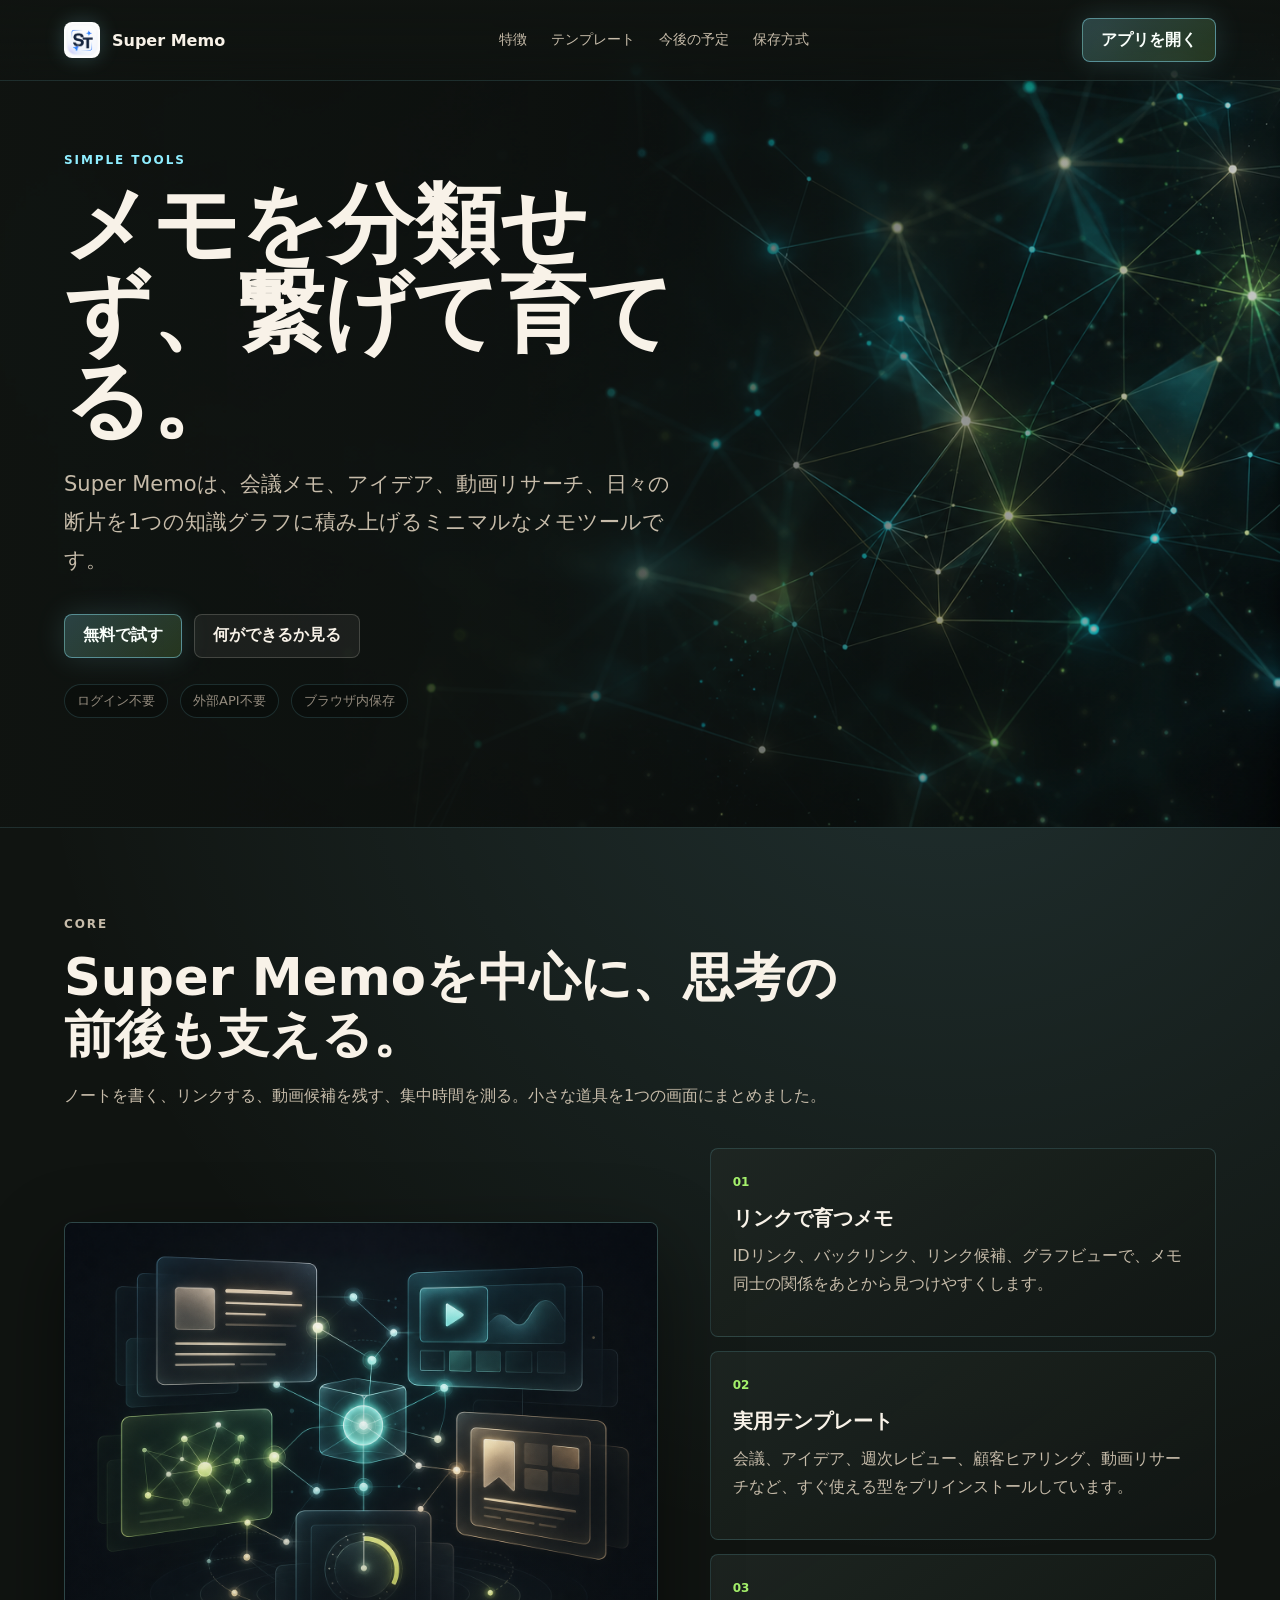
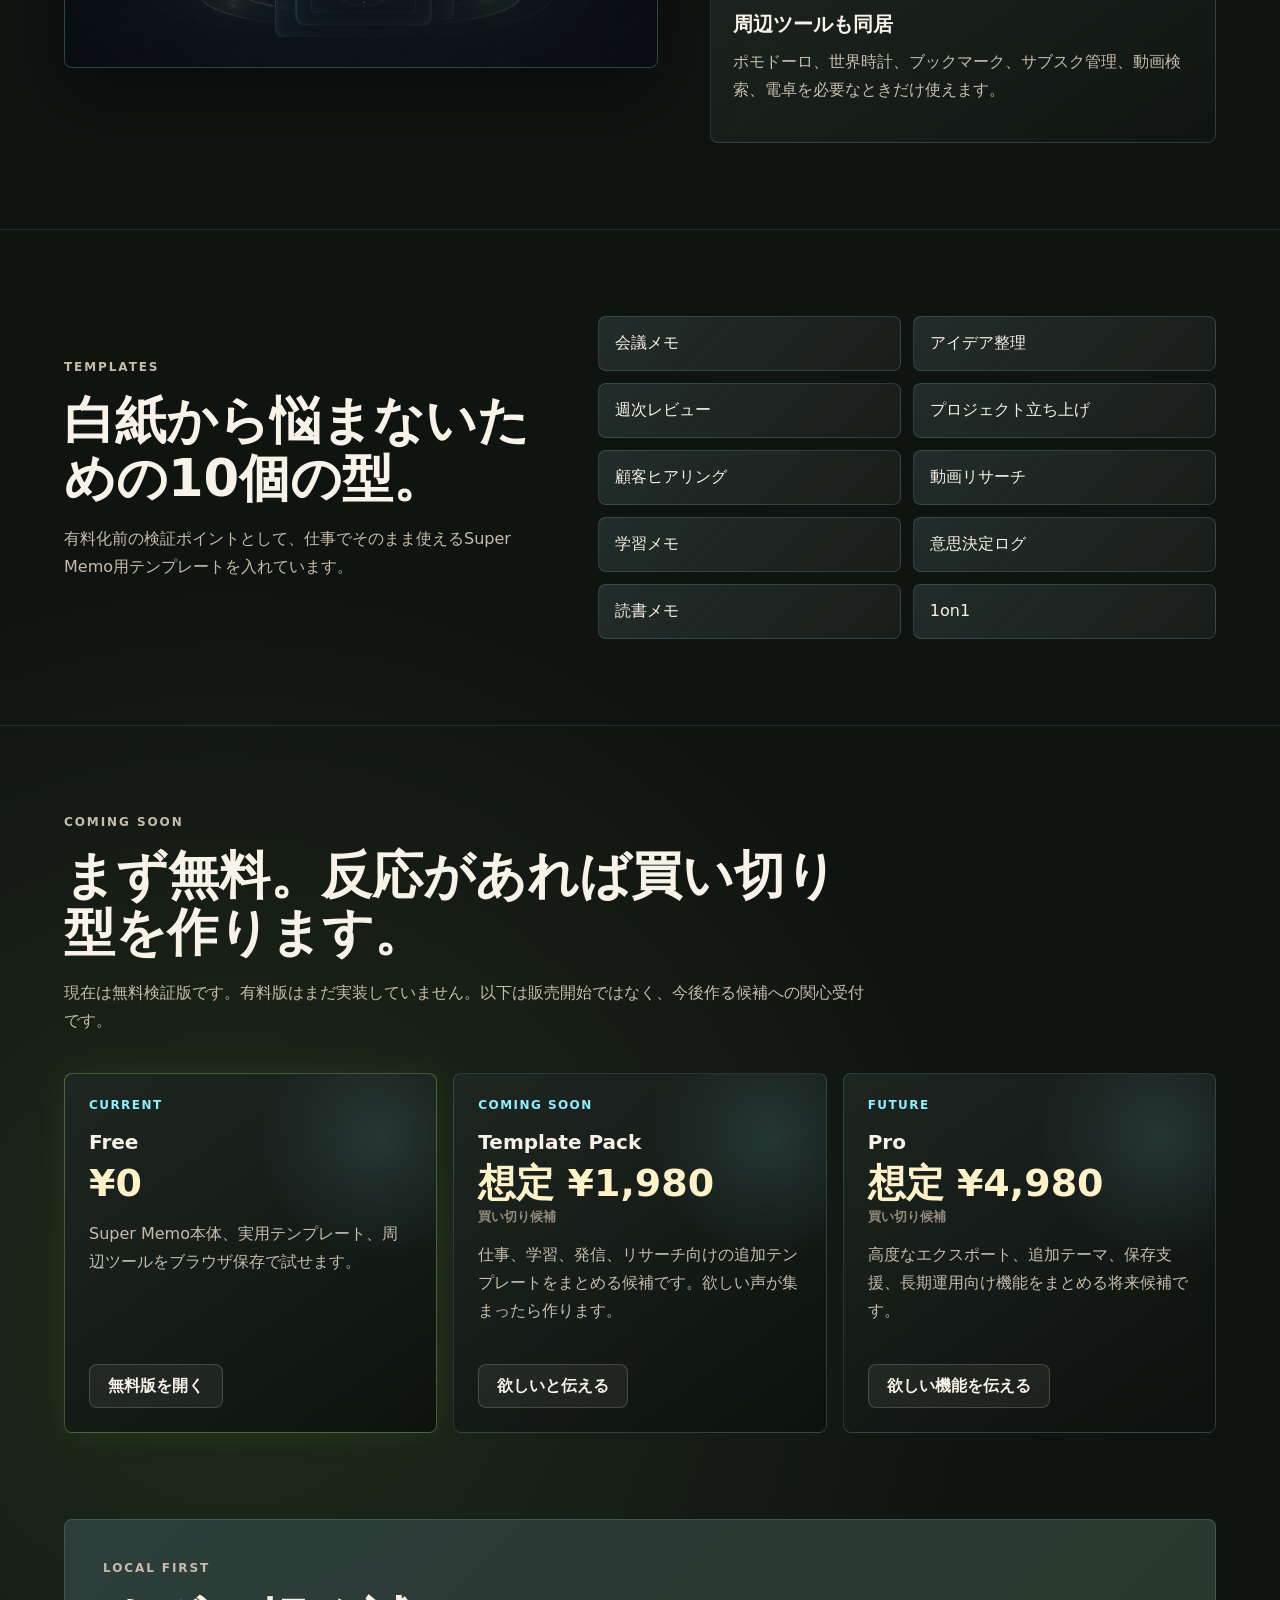
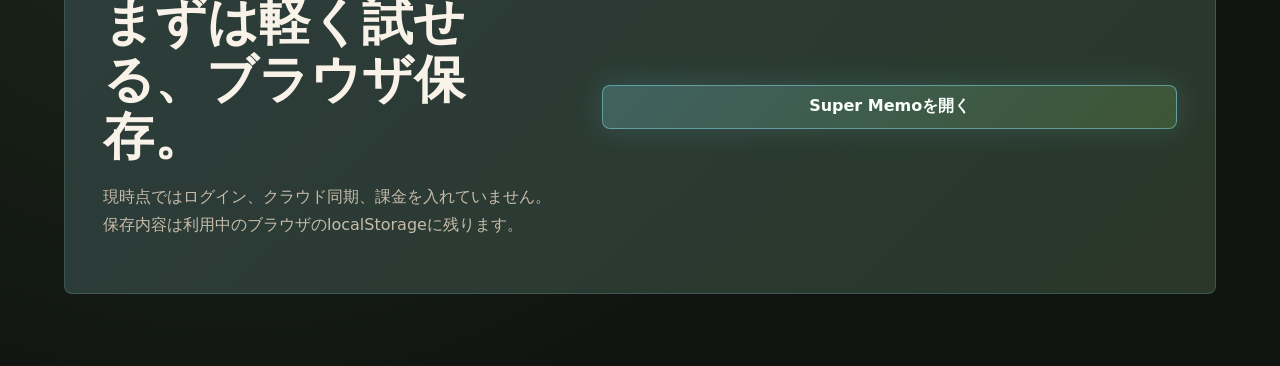
<file: index.html>
<!doctype html>
<html lang="ja">
<head>
  <meta charset="utf-8">
  <title>Simple Tools</title>
  <meta http-equiv="refresh" content="0; url=./simple-tools-lp/">
  <link rel="canonical" href="./simple-tools-lp/">
  <script>
    window.location.replace("./simple-tools-lp/");
  </script>
</head>
<body>
  <p><a href="./simple-tools-lp/">Simple Tools LPへ移動します</a></p>
</body>
</html>
</file>
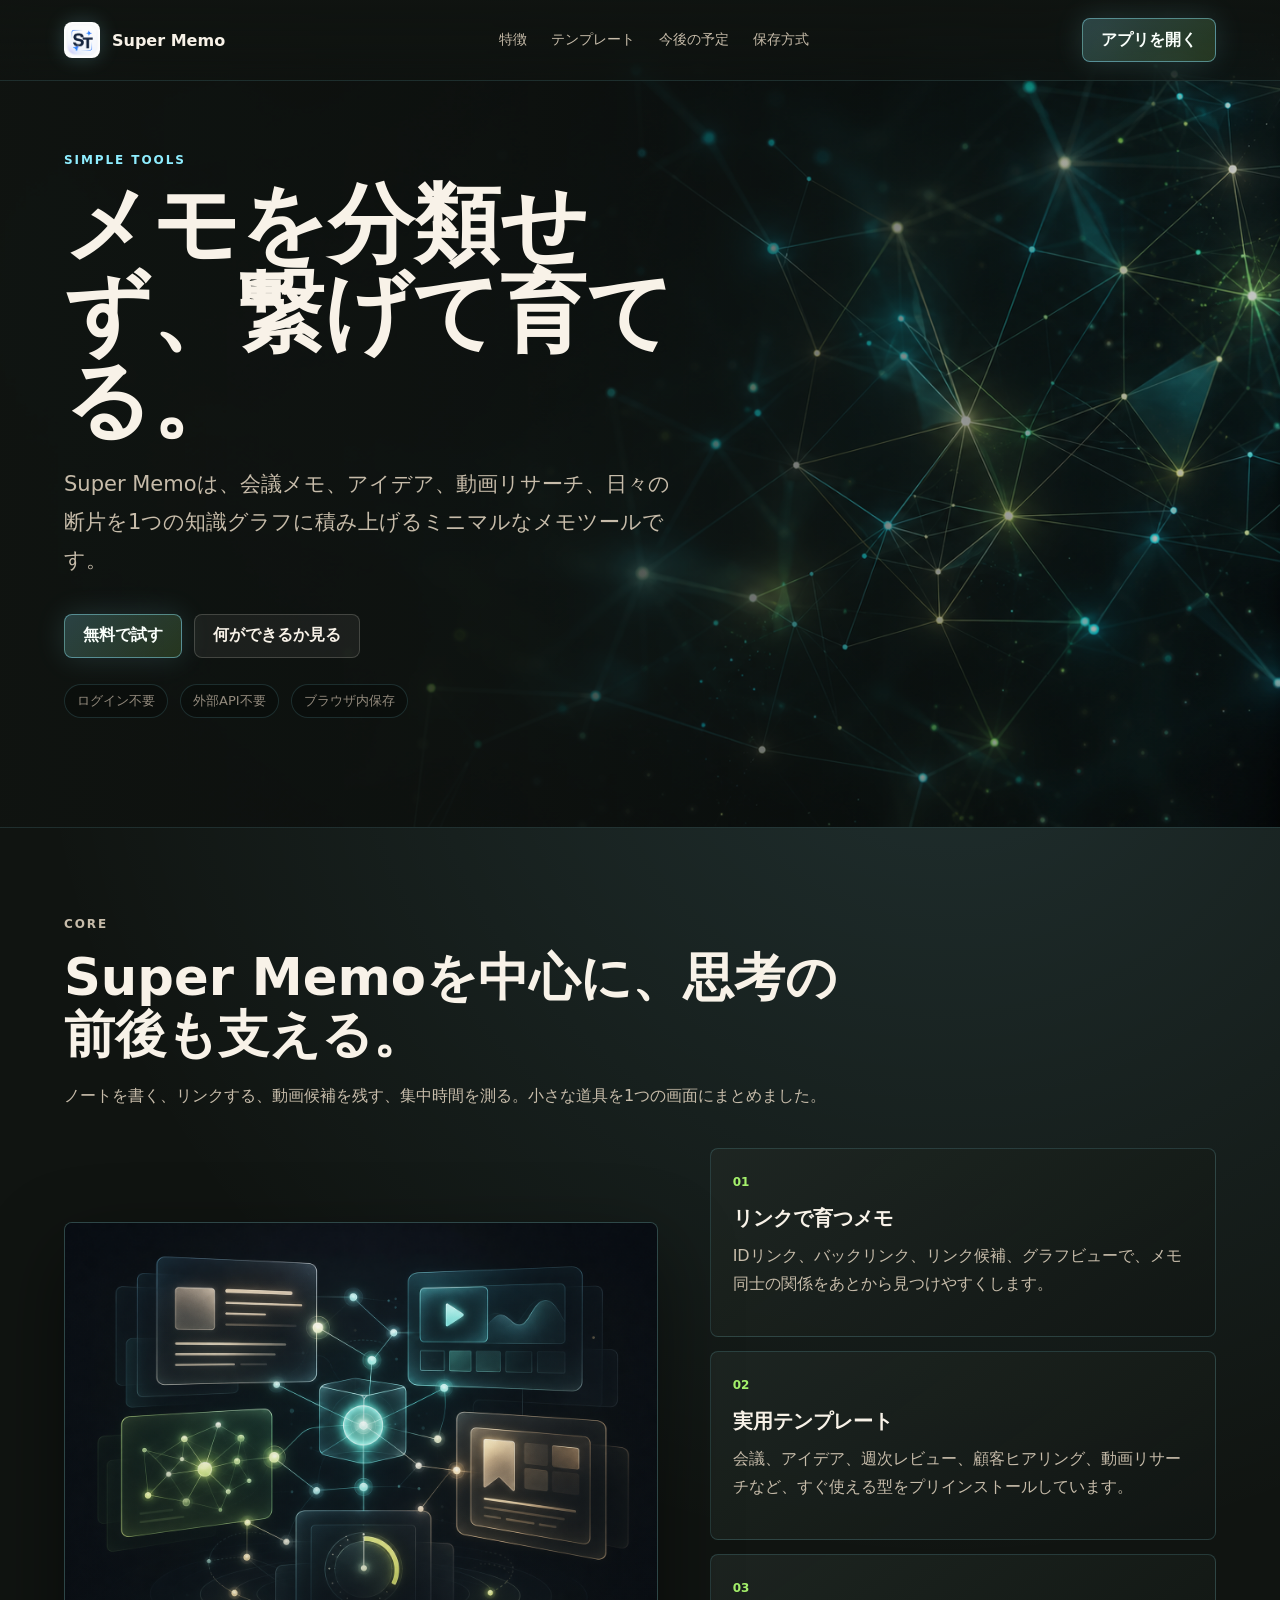
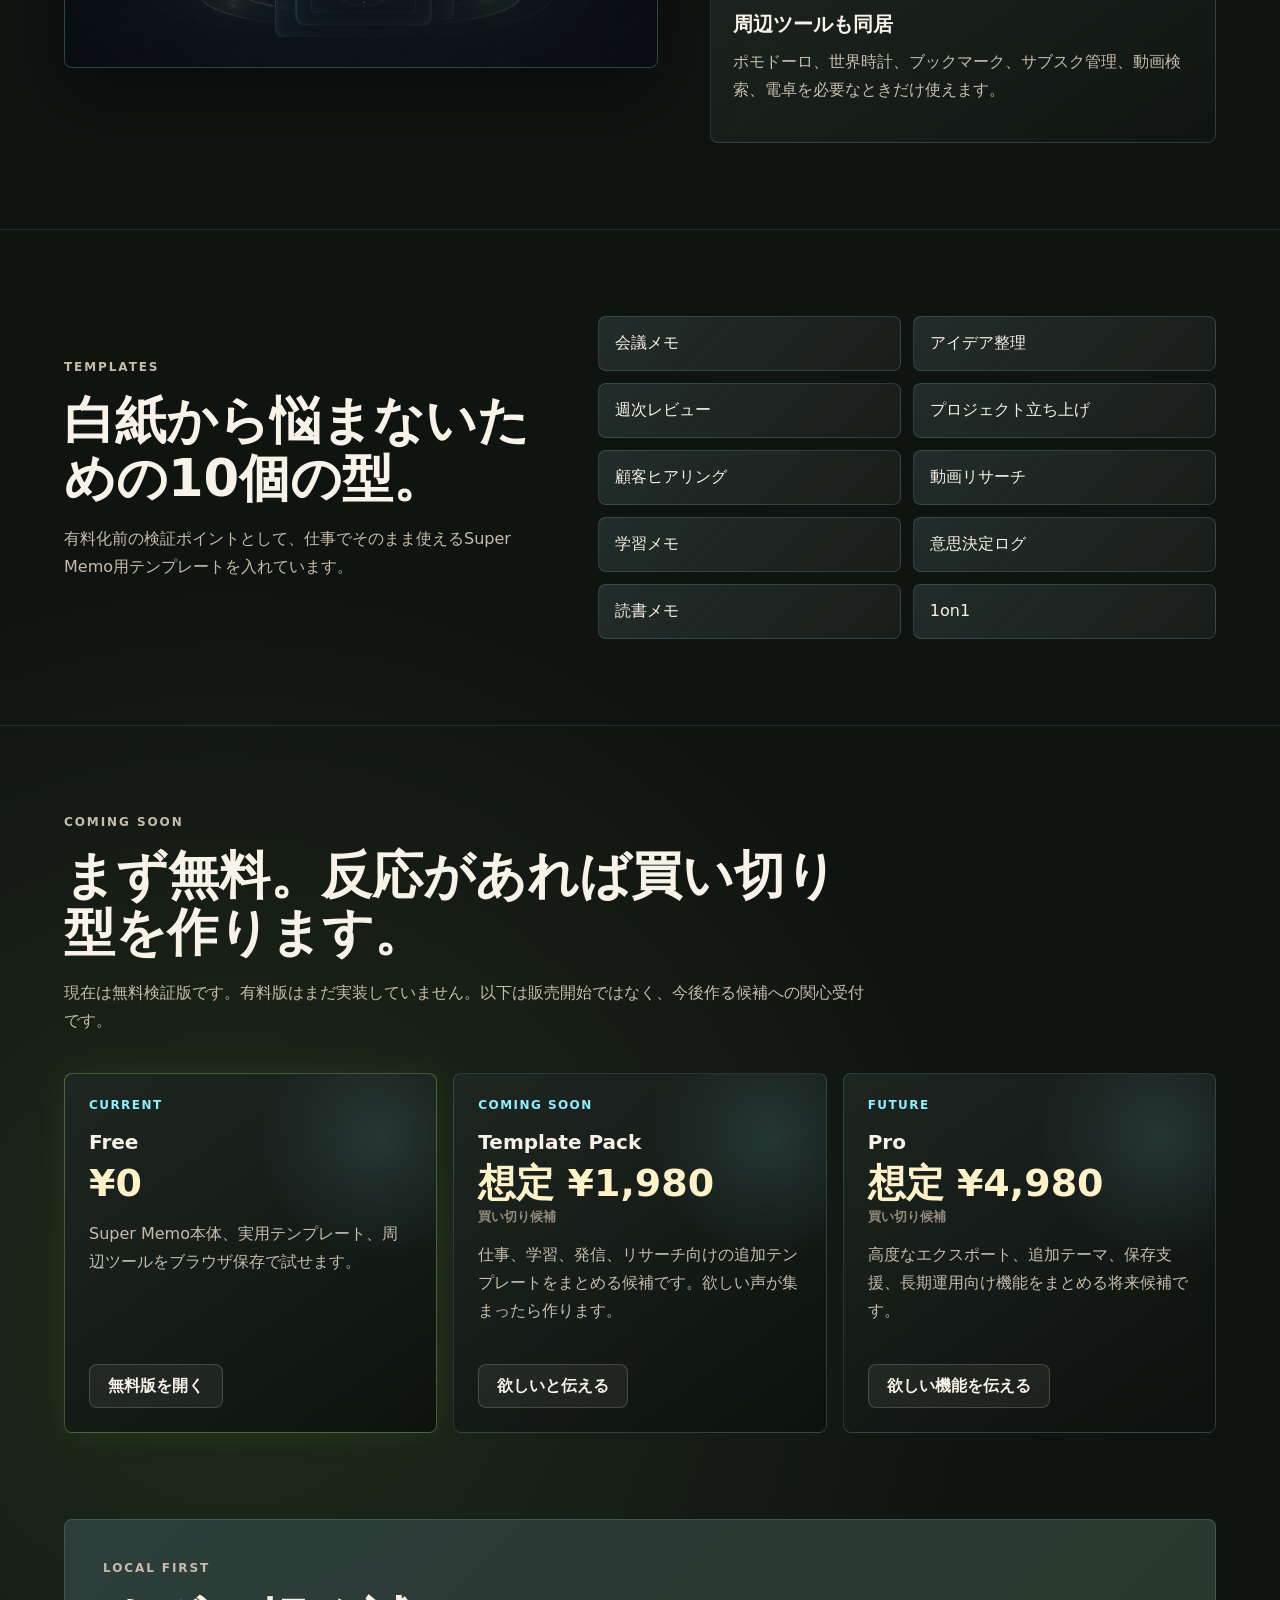
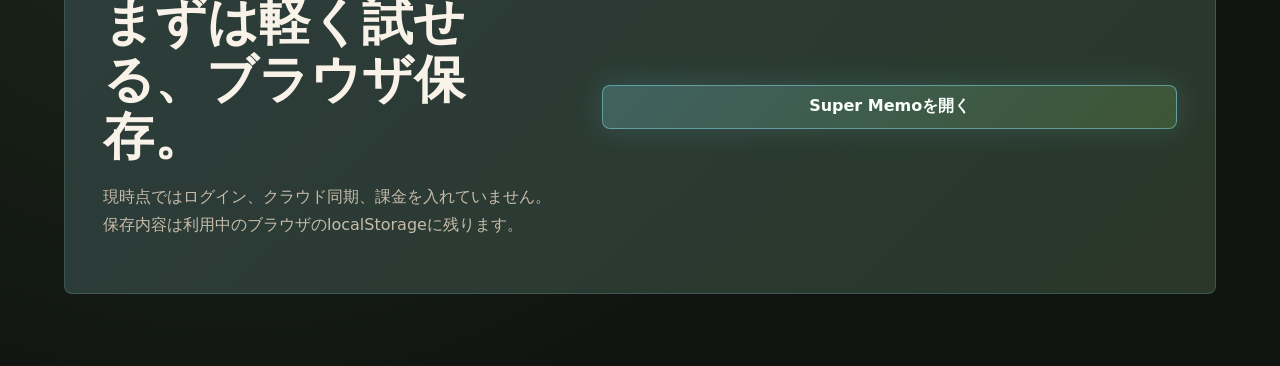
<file: simple-tools-lp/index.html>
<!doctype html>
<html lang="ja">
  <head>
    <meta charset="utf-8">
    <meta name="viewport" content="width=device-width, initial-scale=1">
    <title>Super Memo | Simple Tools</title>
    <meta name="description" content="Super Memoは、会議メモ、アイデア、動画リサーチをリンクで育てるブラウザ保存型の知識メモです。">
    <link rel="icon" type="image/png" href="assets/super-memo-icon.png">
    <link rel="stylesheet" href="styles.css">
  </head>
  <body>
    <header class="site-header">
      <a class="brand" href="#top" aria-label="Super Memo">
        <img src="assets/super-memo-icon.png" alt="">
        <span>Super Memo</span>
      </a>
      <nav class="header-nav" aria-label="LPナビゲーション">
        <a href="#features">特徴</a>
        <a href="#templates">テンプレート</a>
        <a href="#pricing">今後の予定</a>
        <a href="#privacy">保存方式</a>
      </nav>
      <a class="header-cta" href="../simple-tools-mvp/index.html">アプリを開く</a>
    </header>

    <main id="top">
      <section class="hero">
        <div class="hero-copy">
          <p class="eyebrow">Simple Tools</p>
          <h1>メモを分類せず、繋げて育てる。</h1>
          <p class="lead">Super Memoは、会議メモ、アイデア、動画リサーチ、日々の断片を1つの知識グラフに積み上げるミニマルなメモツールです。</p>
          <div class="hero-actions">
            <a class="primary-button" href="../simple-tools-mvp/index.html">無料で試す</a>
            <a class="secondary-button" href="#features">何ができるか見る</a>
          </div>
          <div class="trust-row" aria-label="利用条件">
            <span>ログイン不要</span>
            <span>外部API不要</span>
            <span>ブラウザ内保存</span>
          </div>
        </div>
      </section>

      <section class="section" id="features">
        <div class="section-head">
          <p class="eyebrow">Core</p>
          <h2>Super Memoを中心に、思考の前後も支える。</h2>
          <p>ノートを書く、リンクする、動画候補を残す、集中時間を測る。小さな道具を1つの画面にまとめました。</p>
        </div>
        <div class="feature-layout">
          <div class="feature-visual">
            <img src="assets/lp-feature-system-gpt-image2.png" alt="">
          </div>
          <div class="feature-list">
            <article>
              <span>01</span>
              <h3>リンクで育つメモ</h3>
              <p>IDリンク、バックリンク、リンク候補、グラフビューで、メモ同士の関係をあとから見つけやすくします。</p>
            </article>
            <article>
              <span>02</span>
              <h3>実用テンプレート</h3>
              <p>会議、アイデア、週次レビュー、顧客ヒアリング、動画リサーチなど、すぐ使える型をプリインストールしています。</p>
            </article>
            <article>
              <span>03</span>
              <h3>周辺ツールも同居</h3>
              <p>ポモドーロ、世界時計、ブックマーク、サブスク管理、動画検索、電卓を必要なときだけ使えます。</p>
            </article>
          </div>
        </div>
      </section>

      <section class="section split-section" id="templates">
        <div>
          <p class="eyebrow">Templates</p>
          <h2>白紙から悩まないための10個の型。</h2>
          <p>有料化前の検証ポイントとして、仕事でそのまま使えるSuper Memo用テンプレートを入れています。</p>
        </div>
        <div class="template-grid" aria-label="プリインストールテンプレート">
          <span>会議メモ</span>
          <span>アイデア整理</span>
          <span>週次レビュー</span>
          <span>プロジェクト立ち上げ</span>
          <span>顧客ヒアリング</span>
          <span>動画リサーチ</span>
          <span>学習メモ</span>
          <span>意思決定ログ</span>
          <span>読書メモ</span>
          <span>1on1</span>
        </div>
      </section>

      <section class="section pricing-section" id="pricing">
        <div class="section-head">
          <p class="eyebrow">Coming Soon</p>
          <h2>まず無料。反応があれば買い切り型を作ります。</h2>
          <p>現在は無料検証版です。有料版はまだ実装していません。以下は販売開始ではなく、今後作る候補への関心受付です。</p>
        </div>
        <div class="pricing-grid" aria-label="今後の予定">
          <article class="pricing-card is-current">
            <p class="plan-label">Current</p>
            <h3>Free</h3>
            <p class="price">¥0</p>
            <p>Super Memo本体、実用テンプレート、周辺ツールをブラウザ保存で試せます。</p>
            <a class="secondary-button" href="../simple-tools-mvp/index.html">無料版を開く</a>
          </article>
          <article class="pricing-card">
            <p class="plan-label">Coming Soon</p>
            <h3>Template Pack</h3>
            <p class="price">想定 ¥1,980<span>買い切り候補</span></p>
            <p>仕事、学習、発信、リサーチ向けの追加テンプレートをまとめる候補です。欲しい声が集まったら作ります。</p>
            <a class="secondary-button" href="mailto:aicompany.simple@gmail.com?subject=Super%20Memo%20Template%20Pack%E3%81%AB%E8%88%88%E5%91%B3%E3%81%82%E3%82%8A&body=Super%20Memo%E3%81%AETemplate%20Pack%E3%81%AB%E8%88%88%E5%91%B3%E3%81%8C%E3%81%82%E3%82%8A%E3%81%BE%E3%81%99%E3%80%82%0A%0A%E4%BD%BF%E3%81%84%E3%81%9F%E3%81%84%E3%83%86%E3%83%B3%E3%83%97%E3%83%AC%E3%83%BC%E3%83%88:%0A-%20%0A%0A%E6%9C%9F%E5%BE%85%E3%81%99%E3%82%8B%E4%BE%A1%E6%A0%BC%E6%84%9F:%0A-%20">欲しいと伝える</a>
          </article>
          <article class="pricing-card">
            <p class="plan-label">Future</p>
            <h3>Pro</h3>
            <p class="price">想定 ¥4,980<span>買い切り候補</span></p>
            <p>高度なエクスポート、追加テーマ、保存支援、長期運用向け機能をまとめる将来候補です。</p>
            <a class="secondary-button" href="mailto:aicompany.simple@gmail.com?subject=Super%20Memo%20Pro%E3%81%AB%E8%88%88%E5%91%B3%E3%81%82%E3%82%8A&body=Super%20Memo%20Pro%E3%81%AB%E8%88%88%E5%91%B3%E3%81%8C%E3%81%82%E3%82%8A%E3%81%BE%E3%81%99%E3%80%82%0A%0A%E6%9C%89%E6%96%99%E7%89%88%E3%81%AB%E6%AC%B2%E3%81%97%E3%81%84%E6%A9%9F%E8%83%BD:%0A-%20%0A%0A%E6%9C%9F%E5%BE%85%E3%81%99%E3%82%8B%E4%BE%A1%E6%A0%BC%E6%84%9F:%0A-%20">欲しい機能を伝える</a>
          </article>
        </div>
      </section>

      <section class="section privacy-section" id="privacy">
        <div>
          <p class="eyebrow">Local First</p>
          <h2>まずは軽く試せる、ブラウザ保存。</h2>
          <p>現時点ではログイン、クラウド同期、課金を入れていません。保存内容は利用中のブラウザのlocalStorageに残ります。</p>
        </div>
        <a class="primary-button" href="../simple-tools-mvp/index.html">Super Memoを開く</a>
      </section>
    </main>
  </body>
</html>
</file>
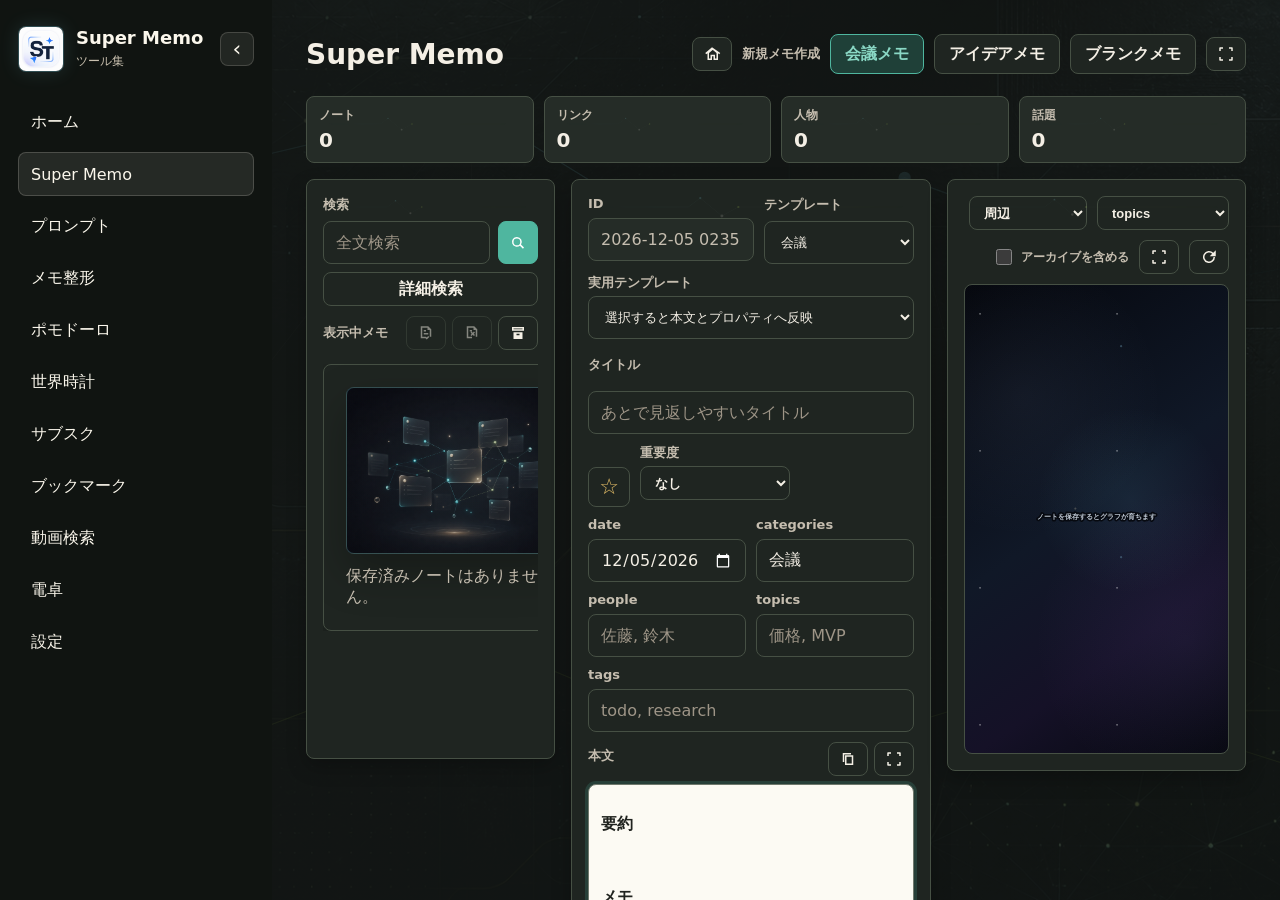
<file: simple-tools-mvp/index.html>
<!doctype html>
<html lang="ja">
  <head>
    <meta charset="utf-8">
    <meta name="viewport" content="width=device-width, initial-scale=1">
    <title>Super Memo</title>
    <link rel="icon" type="image/png" href="assets/super-memo-icon.png">
    <link rel="stylesheet" href="styles.css">
  </head>
  <body data-theme="dark">
    <svg class="icon-sprite" aria-hidden="true" focusable="false">
      <symbol id="icon-focus" viewBox="0 0 24 24"><path d="M8 3H4a1 1 0 0 0-1 1v4h2V5h3V3Zm8 0v2h3v3h2V4a1 1 0 0 0-1-1h-4ZM5 16H3v4a1 1 0 0 0 1 1h4v-2H5v-3Zm14 0v3h-3v2h4a1 1 0 0 0 1-1v-4h-2Z"/></symbol>
      <symbol id="icon-refresh" viewBox="0 0 24 24"><path d="M17.7 6.3A8 8 0 1 0 20 12h-2a6 6 0 1 1-1.8-4.3L13 11h8V3l-3.3 3.3Z"/></symbol>
      <symbol id="icon-save" viewBox="0 0 24 24"><path d="M5 3h12l2 2v16H5a2 2 0 0 1-2-2V5a2 2 0 0 1 2-2Zm1 2v5h10V5H6Zm2 12h8v-5H8v5Zm1-10h5V5H9v2Z"/></symbol>
      <symbol id="icon-search" viewBox="0 0 24 24"><path d="M10.5 4a6.5 6.5 0 1 0 4.1 11.5l4 4 1.4-1.4-4-4A6.5 6.5 0 0 0 10.5 4Zm0 2a4.5 4.5 0 1 1 0 9 4.5 4.5 0 0 1 0-9Z"/></symbol>
      <symbol id="icon-pin" viewBox="0 0 24 24"><path d="m15 3 6 6-2 2-2-2-4 4v6l-1 1-4.5-4.5L4 19l-1-1 3.5-3.5L2 10l1-1h6l4-4-2-2 2-2Z"/></symbol>
      <symbol id="icon-scissors" viewBox="0 0 24 24"><path d="M7 14a3 3 0 1 0 2.1.9L12 12l-2.9-2.9A3 3 0 1 0 7 10c.8 0 1.5-.3 2.1-.9L10.6 10l-1.5 1.5A3 3 0 0 0 7 14Zm10-8 1.4 1.4L13.8 12l4.6 4.6L17 18l-6-6 6-6ZM7 6a1 1 0 1 1 0 2 1 1 0 0 1 0-2Zm0 10a1 1 0 1 1 0 2 1 1 0 0 1 0-2Z"/></symbol>
      <symbol id="icon-blocks" viewBox="0 0 24 24"><path d="M4 4h7v7H4V4Zm9 2h7v7h-7V6Zm-3 8h7v7h-7v-7Zm-6 2h4v4H4v-4Z"/></symbol>
      <symbol id="icon-copy" viewBox="0 0 24 24"><path d="M8 7h11v13H8V7Zm2 2v9h7V9h-7ZM5 4h11v2H7v10H5V4Z"/></symbol>
      <symbol id="icon-archive" viewBox="0 0 24 24"><path d="M4 4h16v5H4V4Zm2 2v1h12V6H6Zm0 5h12v9H6v-9Zm4 2v2h4v-2h-4Z"/></symbol>
      <symbol id="icon-trash" viewBox="0 0 24 24"><path d="M9 3h6l1 2h4v2H4V5h4l1-2Zm-2 6h10l-.8 12H7.8L7 9Zm3 2 .3 8h1.5l-.2-8H10Zm4 0-.3 8h-1.5l.2-8H14Z"/></symbol>
      <symbol id="icon-files-check" viewBox="0 0 24 24"><path d="M5 3h10l4 4v10h-2V8h-3V5H7v12h5v2H5V3Zm8 15 2-2 1.4 1.4L13 20.8 10.6 18.4 12 17l1 1Zm-4-6h6v2H9v-2Zm0-4h3v2H9V8Z"/></symbol>
      <symbol id="icon-files-x" viewBox="0 0 24 24"><path d="M5 3h10l4 4v10h-2V8h-3V5H7v12h5v2H5V3Zm6.4 13 1.6-1.6 1.6 1.6 1.4-1.4-1.6-1.6 1.6-1.6-1.4-1.4-1.6 1.6-1.6-1.6-1.4 1.4 1.6 1.6-1.6 1.6 1.4 1.4ZM9 8h3v2H9V8Z"/></symbol>
      <symbol id="icon-home" viewBox="0 0 24 24"><path d="M12 3 3 10.8 4.3 12.3 6 10.9V20h6v-5h2v5h6v-9.1l1.7 1.4 1.3-1.5L12 3Zm0 2.6 6 5.2V18h-2v-5H10v5H8v-7.2l6-5.2Z"/></symbol>
    </svg>
    <div class="app-shell">
      <aside class="sidebar" aria-label="シンプルツールのナビゲーション">
        <div class="brand">
          <span class="brand-mark" aria-hidden="true">
            <img src="assets/super-memo-icon.png" alt="">
          </span>
          <div class="brand-copy">
            <h1>Super Memo</h1>
            <p>ツール集</p>
          </div>
          <button class="sidebar-toggle" type="button" id="sidebar-toggle-button" aria-label="サイドバーを折り畳む" aria-pressed="false">‹</button>
        </div>

        <nav class="nav-list" aria-label="メイン">
          <button class="nav-item is-active" type="button" data-view="home" data-short="H">
            <span class="nav-label">ホーム</span>
          </button>
          <button class="nav-item" type="button" data-view="superMemo" data-short="S">
            <span class="nav-label">Super Memo</span>
          </button>
          <button class="nav-item" type="button" data-view="promptPad" data-short="P">
            <span class="nav-label">プロンプト</span>
          </button>
          <button class="nav-item" type="button" data-view="textCleaner" data-short="M">
            <span class="nav-label">メモ整形</span>
          </button>
          <button class="nav-item" type="button" data-view="pomodoro" data-short="T">
            <span class="nav-label">ポモドーロ</span>
          </button>
          <button class="nav-item" type="button" data-view="timezones" data-short="Z">
            <span class="nav-label">世界時計</span>
          </button>
          <button class="nav-item" type="button" data-view="subscriptions" data-short="¥">
            <span class="nav-label">サブスク</span>
          </button>
          <button class="nav-item" type="button" data-view="bookmarks" data-short="B">
            <span class="nav-label">ブックマーク</span>
          </button>
          <button class="nav-item" type="button" data-view="videoFinder" data-short="V">
            <span class="nav-label">動画検索</span>
          </button>
          <button class="nav-item" type="button" data-view="calculator" data-short="=">
            <span class="nav-label">電卓</span>
          </button>
          <button class="nav-item" type="button" data-view="settings" data-short="⚙">
            <span class="nav-label">設定</span>
          </button>
        </nav>
      </aside>

      <main class="workspace">
        <section class="view is-visible" id="view-home" aria-labelledby="home-title">
          <div class="page-head">
            <div>
              <p class="eyebrow">ホーム</p>
              <h2 id="home-title">知識を分類せず、繋げて育てる</h2>
            </div>
            <button class="primary-button" type="button" data-view="superMemo">
              新しいメモ
            </button>
          </div>

          <div class="home-hero">
            <div>
              <h3>Super Memo</h3>
              <p>タイムスタンプID、プロパティ、内部リンク、グラフビューで、会議メモもアイデアメモも同じ知識グラフに積み上げます。</p>
            </div>
            <button class="secondary-button" type="button" data-view="superMemo">Super Memoを開く</button>
          </div>

          <section class="feedback-panel" aria-labelledby="feedback-title">
            <div>
              <p class="eyebrow">Feedback</p>
              <h3 id="feedback-title">フィードバックを送る</h3>
              <p>使用感や欲しいテンプレートを入力して、aicompany.simple@gmail.com 宛のメール下書きを作成できます。</p>
            </div>
            <div class="feedback-actions">
              <button class="secondary-button compact-button" type="button" id="copy-feedback-request-button">フィードバックを書く</button>
              <button class="secondary-button compact-button" type="button" id="copy-template-request-button">テンプレート要望を書く</button>
            </div>
            <div class="feedback-form">
              <label>
                種類
                <select id="feedback-kind-field" class="text-field compact-select">
                  <option value="feedback">フィードバック</option>
                  <option value="template">テンプレート要望</option>
                </select>
              </label>
              <label class="feedback-message-field">
                内容
                <textarea id="feedback-message-field" class="text-area" rows="5" placeholder="ここに感想、困ったこと、欲しい機能、有料版に入っていたら検討する機能を書いてください。"></textarea>
              </label>
              <button class="primary-button compact-button" type="button" id="send-feedback-mail-button">メール作成</button>
            </div>
            <p class="form-status" id="feedback-status" aria-live="polite"></p>
          </section>

          <div class="tool-grid" id="enabled-tools"></div>
        </section>

        <section class="view" id="view-superMemo" aria-labelledby="memo-title">
          <div class="page-head">
            <div>
              <h2 id="memo-title">Super Memo</h2>
            </div>
            <div class="page-actions">
              <button class="secondary-button compact-button icon-only-button home-return-button" type="button" data-view="home" aria-label="ホームへ戻る"><svg><use href="#icon-home"></use></svg></button>
              <span class="action-label">新規メモ作成</span>
              <button class="secondary-button" type="button" id="new-meeting-note-button">会議メモ</button>
              <button class="secondary-button" type="button" id="new-idea-note-button">アイデアメモ</button>
              <button class="secondary-button" type="button" id="new-blank-note-button">ブランクメモ</button>
            </div>
          </div>

          <div class="memo-stats" aria-label="メモ統計">
            <div class="stat-card">
              <span>ノート</span>
              <strong id="memo-stat-notes">0</strong>
            </div>
            <div class="stat-card">
              <span>リンク</span>
              <strong id="memo-stat-links">0</strong>
            </div>
            <div class="stat-card">
              <span>人物</span>
              <strong id="memo-stat-people">0</strong>
            </div>
            <div class="stat-card">
              <span>話題</span>
              <strong id="memo-stat-topics">0</strong>
            </div>
          </div>

          <div class="memo-layout">
            <section class="memo-list-pane" aria-label="保存済みノート">
              <label class="field-label" for="memo-search">検索</label>
              <div class="memo-search-row">
                <input id="memo-search" class="text-field" type="search" placeholder="全文検索">
                <button class="primary-button compact-button icon-only-button" type="button" id="memo-search-button" aria-label="検索"><svg><use href="#icon-search"></use></svg></button>
              </div>
              <button class="secondary-button compact-button memo-detail-toggle" type="button" id="memo-detail-search-toggle" aria-expanded="false">詳細検索</button>

              <div class="memo-filter-row is-collapsed" id="memo-detail-search-panel">
                <select id="memo-search-mode" class="text-field compact-field" aria-label="検索条件">
                  <option value="fullText">全文検索</option>
                  <option value="tags">タグ検索</option>
                  <option value="date">日付検索</option>
                  <option value="attachments">添付あり</option>
                  <option value="checkboxes">チェックボックスあり</option>
                  <option value="pinned">ピン留め</option>
                  <option value="recent">最近見たメモ</option>
                  <option value="frequent">よく開くメモ</option>
                </select>
                <input id="memo-filter-people" class="text-field compact-field" type="search" placeholder="人物">
                <input id="memo-filter-topics" class="text-field compact-field" type="search" placeholder="話題">
                <input id="memo-filter-tags" class="text-field compact-field" type="search" placeholder="タグ">
                <input id="memo-filter-date-from" class="text-field compact-field" type="date" aria-label="開始日">
                <input id="memo-filter-date-to" class="text-field compact-field" type="date" aria-label="終了日">
                <div class="memo-filter-suggestions" id="memo-filter-suggestions" aria-label="詳細検索候補" hidden></div>
              </div>

              <div class="memo-selection-bar">
                <span id="memo-selection-count">0件選択</span>
                <div class="selection-actions">
                  <button class="secondary-button compact-button icon-only-button" type="button" id="select-all-memo-selection-button" aria-label="全選択"><svg><use href="#icon-files-check"></use></svg></button>
                  <button class="secondary-button compact-button icon-only-button" type="button" id="clear-memo-selection-button" aria-label="全解除"><svg><use href="#icon-files-x"></use></svg></button>
                  <button class="secondary-button compact-button icon-only-button" type="button" id="toggle-archive-box-button" aria-label="アーカイブを開く" aria-expanded="false"><svg><use href="#icon-archive"></use></svg></button>
                </div>
              </div>

              <div class="memo-list" id="memo-list"></div>
              <section class="archive-box" id="memo-archive-box" aria-label="アーカイブ済みメモ" hidden>
                <div class="archive-box-head">
                  <strong>アーカイブ</strong>
                  <span id="memo-archive-count">0件</span>
                </div>
                <div class="memo-list archive-list" id="memo-archive-list"></div>
              </section>
            </section>

            <section class="memo-editor" aria-label="ノート編集">
              <form id="memo-form">
                <input type="hidden" id="memo-id">

                <div class="memo-title-row">
                  <div>
                    <label class="field-label" for="memo-title-field">ID</label>
                    <input id="memo-title-field" class="text-field" type="text" readonly>
                  </div>
                  <div>
                    <label class="field-label" for="memo-template-field">テンプレート</label>
                    <select id="memo-template-field" class="text-field">
                      <option value="Meeting">会議</option>
                      <option value="Idea">アイデア</option>
                      <option value="Blank">ブランク</option>
                    </select>
                  </div>
                </div>

                <label class="field-label practical-template-field" for="memo-practical-template-field">
                  実用テンプレート
                  <select id="memo-practical-template-field" class="text-field">
                    <option value="">選択すると本文とプロパティへ反映</option>
                  </select>
                </label>

                <label class="field-label" for="memo-display-title-field">タイトル</label>
                <input id="memo-display-title-field" class="text-field" type="text" placeholder="あとで見返しやすいタイトル">

                <div class="memo-priority-row">
                  <button class="secondary-button icon-button star-button" type="button" id="star-memo-button" aria-label="スターを付ける" title="スターを付ける">☆</button>
                  <label class="field-label priority-field" for="memo-importance-field">
                    重要度
                    <select id="memo-importance-field" class="text-field compact-select">
                      <option value="0">なし</option>
                      <option value="1">低</option>
                      <option value="2">中</option>
                      <option value="3">高</option>
                    </select>
                  </label>
                </div>

                <div class="property-grid">
                  <div>
                    <label class="field-label" for="memo-date-field">date</label>
                    <input id="memo-date-field" class="text-field" type="date">
                  </div>
                  <div>
                    <label class="field-label" for="memo-categories-field">categories</label>
                    <input id="memo-categories-field" class="text-field" type="text" placeholder="Meetings, Ideas">
                  </div>
                  <div>
                    <label class="field-label" for="memo-people-field">people</label>
                    <input id="memo-people-field" class="text-field" type="text" list="memo-people-options" placeholder="佐藤, 鈴木">
                  </div>
                  <div>
                    <label class="field-label" for="memo-topics-field">topics</label>
                    <input id="memo-topics-field" class="text-field" type="text" list="memo-topics-options" placeholder="価格, MVP">
                  </div>
                  <div>
                    <label class="field-label" for="memo-tags-field">tags</label>
                    <input id="memo-tags-field" class="text-field" type="text" placeholder="todo, research">
                  </div>
                </div>

                <datalist id="memo-people-options"></datalist>
                <datalist id="memo-topics-options"></datalist>

                <div class="memo-preview-panel">
                  <div class="output-head">
                    <label class="field-label" for="memo-body-preview">本文</label>
                    <div class="body-actions">
                      <button class="secondary-button compact-button icon-only-button" type="button" id="copy-memo-body-button" aria-label="本文をコピー"><svg><use href="#icon-copy"></use></svg></button>
                      <button class="secondary-button compact-button icon-only-button" type="button" id="focus-memo-body-button" aria-label="本文をフォーカス"><svg><use href="#icon-focus"></use></svg></button>
                    </div>
                  </div>
                  <div id="memo-body-editor-host">
                    <div id="memo-body-preview" class="memo-body-preview" contenteditable="true" role="textbox" aria-label="本文" spellcheck="true"></div>
                  </div>
                  <div class="id-command-popover" id="memo-id-command-popover" role="listbox" aria-label="ID検索候補" hidden></div>
                </div>
                <textarea id="memo-body-field" class="text-area memo-body is-hidden-source" aria-hidden="true" tabindex="-1"></textarea>
                <p class="field-help">画像、URL、Windowsフォルダパスはそのまま貼り付けできます。文字を選択してCtrl+Kでリンクを設定できます。WebリンクはCtrl+クリックで開き、フォルダパスはCtrl+クリックまたはコピーでコピーします。</p>

                <div class="memo-link-panel is-removed-ui" aria-hidden="true">
                  <div>
                    <label class="field-label" for="memo-link-search">リンク先を検索</label>
                    <input id="memo-link-search" class="text-field" type="search" placeholder="タイトル、ID、人物、話題">
                  </div>
                  <div>
                    <label class="field-label" for="memo-link-target">内部リンクを挿入</label>
                    <select id="memo-link-target" class="text-field"></select>
                  </div>
                  <button class="secondary-button" type="button" id="insert-memo-link-button">IDリンク挿入</button>
                </div>

                <div class="related-links" id="memo-related-links" aria-label="関連リンク"></div>

                <div class="memo-discovery-grid">
                  <section class="memo-discovery-card">
                    <div class="output-head compact-head">
                      <h3>バックリンク</h3>
                    </div>
                    <div class="memo-chip-list" id="memo-backlinks"></div>
                  </section>
                  <section class="memo-discovery-card">
                    <div class="output-head compact-head">
                      <h3>リンク候補</h3>
                    </div>
                    <div class="memo-chip-list" id="memo-link-suggestions"></div>
                  </section>
                  <section class="memo-discovery-card">
                    <div class="output-head compact-head">
                      <h3>未接続メモ</h3>
                    </div>
                    <div class="memo-chip-list" id="memo-unconnected-list"></div>
                  </section>
                </div>

                <div class="editor-actions">
                  <button class="primary-button icon-only-button" type="submit" aria-label="保存"><svg><use href="#icon-save"></use></svg></button>
                  <button class="secondary-button icon-only-button" type="button" id="pin-memo-button" aria-label="ピン留め"><svg><use href="#icon-pin"></use></svg></button>
                  <button class="secondary-button icon-only-button" type="button" id="split-memo-button" aria-label="選択範囲を分割"><svg><use href="#icon-scissors"></use></svg></button>
                  <button class="secondary-button icon-only-button" type="button" id="merge-memos-button" aria-label="選択メモを統合"><svg><use href="#icon-blocks"></use></svg></button>
                  <button class="secondary-button icon-only-button" type="button" id="copy-memo-button" aria-label="メモをコピー"><svg><use href="#icon-copy"></use></svg></button>
                  <button class="secondary-button icon-only-button" type="button" id="archive-memo-button" aria-label="アーカイブ"><svg><use href="#icon-archive"></use></svg></button>
                  <button class="danger-button icon-only-button" type="button" id="delete-memo-button" aria-label="削除"><svg><use href="#icon-trash"></use></svg></button>
                </div>
              </form>
              <p class="status-line" id="memo-status-line" role="status"></p>
            </section>

            <section class="memo-graph-pane" aria-label="グラフビュー">
              <div class="output-head">
                <div class="graph-actions">
                  <select id="memo-graph-mode" class="text-field compact-select" aria-label="グラフ表示">
                    <option value="nearby">周辺</option>
                    <option value="filtered">検索結果</option>
                    <option value="all">全体</option>
                  </select>
                  <select id="memo-graph-cluster-by" class="text-field compact-select" aria-label="グラフ配置">
                    <option value="topics">topics</option>
                    <option value="people">people</option>
                    <option value="categories">categories</option>
                    <option value="tags">tags</option>
                  </select>
                  <label class="inline-check">
                    <input id="memo-graph-include-archived" type="checkbox">
                    アーカイブを含める
                  </label>
                  <button class="secondary-button compact-button icon-only-button" type="button" id="focus-memo-graph-button" aria-label="グラフをフォーカス"><svg><use href="#icon-focus"></use></svg></button>
                  <button class="secondary-button compact-button icon-only-button" type="button" id="fit-memo-graph-button" aria-label="グラフを更新"><svg><use href="#icon-refresh"></use></svg></button>
                </div>
              </div>
              <svg id="memo-graph" class="memo-graph" role="img" aria-label="ノートの内部リンクグラフ"></svg>
            </section>
          </div>

          <section class="graph-focus-layer" id="memo-graph-focus-layer" aria-label="グラフフォーカス" aria-hidden="true">
            <div class="graph-focus-head">
              <div>
                <p class="eyebrow">グラフ</p>
                <h3>フォーカスモード</h3>
              </div>
              <div class="graph-actions">
                <select id="memo-graph-focus-mode" class="text-field compact-select" aria-label="フォーカスグラフ表示">
                  <option value="nearby">周辺</option>
                  <option value="filtered">検索結果</option>
                  <option value="all">全体</option>
                </select>
                <select id="memo-graph-focus-cluster-by" class="text-field compact-select" aria-label="フォーカスグラフ配置">
                  <option value="topics">topics</option>
                  <option value="people">people</option>
                  <option value="categories">categories</option>
                  <option value="tags">tags</option>
                </select>
                <button class="secondary-button compact-button" type="button" id="close-memo-graph-focus-button">閉じる</button>
              </div>
            </div>
            <svg id="memo-graph-focus" class="memo-graph memo-graph-focus" role="img" aria-label="ノートの内部リンクグラフ拡大表示"></svg>
          </section>

          <section class="memo-body-focus-layer" id="memo-body-focus-layer" aria-label="本文フォーカス" aria-hidden="true">
            <div class="memo-body-focus-head">
              <div>
                <p class="eyebrow">本文</p>
                <h3>フォーカスモード</h3>
              </div>
              <button class="secondary-button compact-button" type="button" id="close-memo-body-focus-button">閉じる</button>
            </div>
            <div class="memo-body-focus-editor" id="memo-body-focus-editor-host"></div>
          </section>

          <section class="memo-data-panel" id="memo-drop-zone" aria-label="データ退避">
            <div>
              <p class="eyebrow">退避</p>
              <h3>エクスポート / インポート</h3>
              <p>JSON形式はローカル保存、Markdown/Word形式は選択メモの一括出力に使います。JSONファイルはここへドラッグ&ドロップして読み込めます。</p>
            </div>
            <div class="data-actions">
              <label class="inline-check auto-save-check">
                <input id="memo-auto-save-enabled" type="checkbox">
                JSONを自動保存
              </label>
              <button class="secondary-button" type="button" id="set-auto-save-file-button">自動保存先を設定</button>
              <label class="export-format-field">
                <span class="field-label">形式</span>
                <select id="memo-export-format" class="text-field">
                  <option value="json">JSON形式</option>
                  <option value="markdown">Markdown形式</option>
                  <option value="word">Word形式</option>
                </select>
              </label>
              <button class="primary-button" type="button" id="export-memos-button">エクスポート</button>
              <label class="secondary-button file-button">
                インポート
                <input id="import-memos-field" type="file" accept="application/json">
              </label>
            </div>
          </section>
        </section>

        <section class="view" id="view-settings" aria-labelledby="settings-title">
          <div class="page-head">
            <div>
              <p class="eyebrow">ホーム</p>
              <h2 id="settings-title" title="ツール設定">ツール設定</h2>
            </div>
            <div class="page-actions">
              <button class="secondary-button compact-button icon-only-button home-return-button" type="button" data-view="home" aria-label="ホームへ戻る"><svg><use href="#icon-home"></use></svg></button>
            </div>
          </div>

          <div class="settings-list" id="tool-settings"></div>
        </section>

        <section class="secret-game-layer" id="secret-game-layer" aria-label="隠しゲーム" aria-hidden="true">
          <div class="secret-game-panel">
            <div class="secret-game-head">
              <div>
                <p class="eyebrow">Secret</p>
                <h3>Lumen Sweep</h3>
              </div>
              <div class="secret-game-actions">
                <button class="secondary-button compact-button" type="button" id="secret-game-restart-button">リスタート</button>
                <button class="secondary-button compact-button" type="button" id="secret-game-close-button">閉じる</button>
              </div>
            </div>
            <canvas id="secret-game-canvas" class="secret-game-canvas" width="720" height="420" tabindex="0" aria-label="左右キーで移動、スペースでルーメンを発射"></canvas>
            <p class="secret-game-help">← → / A D で移動、Spaceでルーメン発射、Escで閉じる。全10ステージ。</p>
          </div>
        </section>

        <section class="view" id="view-promptPad" aria-labelledby="prompt-title">
          <div class="page-head">
            <div>
              <p class="eyebrow">ツール</p>
              <h2 id="prompt-title">プロンプトパッド</h2>
            </div>
            <div class="page-actions">
              <button class="secondary-button compact-button icon-only-button home-return-button" type="button" data-view="home" aria-label="ホームへ戻る"><svg><use href="#icon-home"></use></svg></button>
              <button class="primary-button" type="button" id="new-prompt-button">
                新規
              </button>
            </div>
          </div>

          <div class="prompt-layout">
            <section class="prompt-list-pane" aria-label="保存済みプロンプト">
              <label class="field-label" for="prompt-search">検索</label>
              <input id="prompt-search" class="text-field" type="search" placeholder="タイトル、タグ、本文">
              <div class="prompt-list" id="prompt-list"></div>
            </section>

            <section class="prompt-editor" aria-label="プロンプト編集">
              <form id="prompt-form">
                <input type="hidden" id="prompt-id">

                <label class="field-label" for="prompt-title-field">タイトル</label>
                <input id="prompt-title-field" class="text-field" type="text" placeholder="週次レビュー用プロンプト">

                <label class="field-label" for="prompt-tags-field">タグ</label>
                <input id="prompt-tags-field" class="text-field" type="text" placeholder="codex, レビュー">
                <div class="tag-picker" id="tag-picker" aria-label="登録済みタグ"></div>

                <label class="field-label" for="prompt-body-field">本文</label>
                <textarea id="prompt-body-field" class="text-area" placeholder="ここにプロンプトを書く"></textarea>

                <div class="editor-actions">
                  <button class="primary-button" type="submit">保存</button>
                  <button class="secondary-button" type="button" id="copy-prompt-button">コピー</button>
                  <button class="danger-button" type="button" id="delete-prompt-button">削除</button>
                </div>
              </form>
              <p class="status-line" id="status-line" role="status"></p>
            </section>
          </div>
        </section>

        <section class="view" id="view-textCleaner" aria-labelledby="text-cleaner-title">
          <div class="page-head">
            <div>
              <p class="eyebrow">ツール</p>
              <h2 id="text-cleaner-title">メモ整形</h2>
            </div>
            <div class="page-actions">
              <button class="secondary-button compact-button icon-only-button home-return-button" type="button" data-view="home" aria-label="ホームへ戻る"><svg><use href="#icon-home"></use></svg></button>
              <button class="secondary-button" type="button" id="clear-text-button">
                クリア
              </button>
            </div>
          </div>

          <div class="cleaner-layout">
            <section class="cleaner-panel" aria-label="整形前テキスト">
              <label class="field-label" for="text-cleaner-input">入力</label>
              <textarea id="text-cleaner-input" class="text-area cleaner-area" placeholder="会議ログ、文字起こし、アイデアの雑メモ、箇条書きを貼り付ける"></textarea>

              <div class="cleaner-actions" aria-label="整形アクション">
                <button class="secondary-button" type="button" data-cleaner-action="toMeetingMemo">会議メモ化</button>
                <button class="secondary-button" type="button" data-cleaner-action="toIdeaMemo">アイデアメモ化</button>
                <button class="secondary-button" type="button" data-cleaner-action="extractTasks">TODO抽出</button>
                <button class="secondary-button" type="button" data-cleaner-action="cleanMarkdown">Markdown整形</button>
                <button class="secondary-button" type="button" data-cleaner-action="trimLines">行の前後を削る</button>
                <button class="secondary-button" type="button" data-cleaner-action="normalizeSpaces">空白を整える</button>
                <button class="secondary-button" type="button" data-cleaner-action="removeBlankLines">空行を削除</button>
                <button class="secondary-button" type="button" data-cleaner-action="toBullets">箇条書き化</button>
              </div>
            </section>

            <section class="cleaner-panel" aria-label="整形後テキスト">
              <div class="output-head">
                <label class="field-label" for="text-cleaner-output">出力</label>
                <button class="primary-button compact-button" type="button" id="copy-cleaner-output-button">コピー</button>
              </div>
              <textarea id="text-cleaner-output" class="text-area cleaner-area" placeholder="整形結果がここに表示されます"></textarea>

              <div class="stats-grid" aria-label="テキスト情報">
                <div class="stat-card">
                  <span>文字数</span>
                  <strong id="text-stat-chars">0</strong>
                </div>
                <div class="stat-card">
                  <span>行数</span>
                  <strong id="text-stat-lines">0</strong>
                </div>
              </div>
              <p class="status-line" id="text-cleaner-status" role="status"></p>
            </section>
          </div>
        </section>

        <section class="view" id="view-pomodoro" aria-labelledby="pomodoro-title">
          <div class="pomodoro-shell">
            <div class="pomodoro-head">
              <div>
                <p class="eyebrow">Focus</p>
                <h2 id="pomodoro-title">ポモドーロ</h2>
              </div>
              <div class="pomodoro-head-actions">
                <button class="secondary-button compact-button icon-only-button home-return-button" type="button" data-view="home" aria-label="ホームへ戻る"><svg><use href="#icon-home"></use></svg></button>
              </div>
            </div>

            <div class="pomodoro-stage" aria-label="ポモドーロタイマー">
              <svg class="pomodoro-orbit" viewBox="0 0 320 320" role="img" aria-label="集中タイマーの進捗">
                <defs>
                  <filter id="timer-glow" x="-80%" y="-80%" width="260%" height="260%">
                    <feGaussianBlur stdDeviation="5" result="softGlow"></feGaussianBlur>
                    <feGaussianBlur stdDeviation="14" result="wideGlow"></feGaussianBlur>
                    <feMerge>
                      <feMergeNode in="wideGlow"></feMergeNode>
                      <feMergeNode in="softGlow"></feMergeNode>
                      <feMergeNode in="SourceGraphic"></feMergeNode>
                    </feMerge>
                  </filter>
                </defs>
                <circle class="pomodoro-orbit-bg" cx="160" cy="160" r="118"></circle>
                <circle id="pomodoro-progress" class="pomodoro-orbit-progress" cx="160" cy="160" r="118"></circle>
                <circle class="pomodoro-core" cx="160" cy="160" r="16"></circle>
                <g class="pomodoro-particles" aria-hidden="true">
                  <circle cx="160" cy="36" r="3"></circle>
                  <circle cx="248" cy="75" r="2.4"></circle>
                  <circle cx="283" cy="164" r="2.8"></circle>
                  <circle cx="226" cy="258" r="2.2"></circle>
                  <circle cx="99" cy="264" r="2.6"></circle>
                  <circle cx="43" cy="150" r="2.2"></circle>
                </g>
              </svg>

              <div class="pomodoro-readout">
                <strong id="pomodoro-time">25:00</strong>
                <span id="pomodoro-status">集中</span>
              </div>
            </div>

            <div class="pomodoro-controls" aria-label="タイマー操作">
              <div class="pomodoro-modes" role="group" aria-label="タイマーモード">
                <button class="secondary-button compact-button is-active" type="button" data-timer-mode="focus">25</button>
                <button class="secondary-button compact-button" type="button" data-timer-mode="short">5</button>
                <button class="secondary-button compact-button" type="button" data-timer-mode="long">15</button>
              </div>
              <button class="primary-button" type="button" id="pomodoro-toggle-button">開始</button>
              <button class="secondary-button" type="button" id="pomodoro-loop-button" aria-pressed="false">自動ループ OFF</button>
              <button class="secondary-button" type="button" id="pomodoro-reset-button">リセット</button>
            </div>

            <div class="pomodoro-custom" aria-label="時間設定">
              <label>
                Focus
                <input id="pomodoro-focus-minutes" class="text-field compact-field" type="number" min="1" max="180" step="1" value="25">
              </label>
              <label>
                Break
                <input id="pomodoro-short-minutes" class="text-field compact-field" type="number" min="1" max="60" step="1" value="5">
              </label>
              <label>
                Long
                <input id="pomodoro-long-minutes" class="text-field compact-field" type="number" min="1" max="120" step="1" value="15">
              </label>
            </div>
          </div>
        </section>

        <section class="view" id="view-timezones" aria-labelledby="timezone-title">
          <div class="timezone-shell">
            <div class="timezone-head">
              <div>
                <p class="eyebrow">World Clock</p>
                <h2 id="timezone-title">世界時計</h2>
              </div>
              <div class="timezone-add">
                <button class="secondary-button compact-button icon-only-button home-return-button" type="button" data-view="home" aria-label="ホームへ戻る"><svg><use href="#icon-home"></use></svg></button>
                <select id="timezone-select" class="text-field compact-select" aria-label="追加する拠点"></select>
                <button class="secondary-button compact-button" type="button" id="timezone-add-button">追加</button>
              </div>
            </div>

            <div class="timezone-grid" id="timezone-list" aria-label="複数拠点の現在時刻"></div>
          </div>
        </section>

        <section class="view" id="view-subscriptions" aria-labelledby="subscriptions-title">
          <div class="subscription-shell">
            <div class="subscription-head">
              <div>
                <p class="eyebrow">Subscriptions</p>
                <h2 id="subscriptions-title">サブスク管理</h2>
              </div>
              <div class="subscription-summary" aria-label="サブスク合計">
                <button class="secondary-button compact-button icon-only-button home-return-button" type="button" data-view="home" aria-label="ホームへ戻る"><svg><use href="#icon-home"></use></svg></button>
                <span>月額 <strong id="subscription-monthly-total">¥0</strong></span>
                <span>年額 <strong id="subscription-yearly-total">¥0</strong></span>
              </div>
            </div>

            <form class="subscription-form" id="subscription-form">
              <label>
                テンプレ
                <select id="subscription-template" class="text-field compact-select">
                  <option value="">手入力</option>
                </select>
              </label>
              <label>
                サービス
                <input id="subscription-name" class="text-field" type="text" placeholder="例: Adobe CC" required>
              </label>
              <label>
                料金
                <input id="subscription-price" class="text-field compact-field" type="number" min="0" step="1" placeholder="1980" required>
              </label>
              <label>
                周期
                <select id="subscription-billing-cycle" class="text-field compact-select">
                  <option value="monthly">月額</option>
                  <option value="yearly">年額</option>
                </select>
              </label>
              <label>
                登録日
                <input id="subscription-registered-at" class="text-field compact-field" type="date" required>
              </label>
              <label>
                引落日
                <input id="subscription-debit-day" class="text-field compact-field" type="number" min="1" max="31" step="1" placeholder="任意">
              </label>
              <button class="primary-button compact-button" type="submit">追加</button>
            </form>
            <p class="form-status" id="subscription-status" aria-live="polite"></p>

            <div class="subscription-list" id="subscription-list" aria-label="契約中サービス一覧"></div>
          </div>
        </section>

        <section class="view" id="view-bookmarks" aria-labelledby="bookmarks-title">
          <div class="bookmark-shell">
            <div class="bookmark-head">
              <div>
                <p class="eyebrow">Bookmarks</p>
                <h2 id="bookmarks-title">ブックマーク</h2>
              </div>
              <div class="bookmark-import">
                <button class="secondary-button compact-button icon-only-button home-return-button" type="button" data-view="home" aria-label="ホームへ戻る"><svg><use href="#icon-home"></use></svg></button>
                <label class="secondary-button compact-button" for="bookmark-import-file">インポート</label>
                <input id="bookmark-import-file" type="file" accept=".html,.htm,.json,application/json,text/html" hidden>
                <button class="secondary-button compact-button icon-only-button" type="button" id="bookmark-delete-mode-button" aria-label="削除モード" aria-pressed="false"><svg><use href="#icon-trash"></use></svg></button>
                <button class="danger-button compact-button" type="button" id="bookmark-delete-selected-button" hidden>削除</button>
              </div>
            </div>

            <div class="bookmark-toolbar">
              <input id="bookmark-search" class="text-field" type="search" placeholder="ブックマークを検索">
              <select id="bookmark-folder-filter" class="text-field compact-select" aria-label="フォルダで絞り込み">
                <option value="">トップ（未分類）</option>
              </select>
            </div>

            <div class="bookmark-folder-panel">
              <form class="bookmark-folder-form" id="bookmark-folder-form">
                <label>
                  フォルダ
                  <input id="bookmark-folder-name-field" class="text-field compact-field" type="text" placeholder="例: 仕事">
                </label>
                <label>
                  色
                  <input id="bookmark-folder-color-field" class="text-field color-field" type="color" value="#8feeff">
                </label>
                <button class="secondary-button compact-button" type="submit">作成</button>
              </form>
              <div class="bookmark-folder-list" id="bookmark-folder-list" aria-label="ブックマークフォルダ一覧"></div>
            </div>

            <form class="bookmark-form" id="bookmark-form">
              <label>
                タイトル
                <input id="bookmark-title-field" class="text-field" type="text" placeholder="例: 管理画面" required>
              </label>
              <label>
                URL
                <input id="bookmark-url-field" class="text-field" type="url" placeholder="https://example.com" required>
              </label>
              <label>
                フォルダ
                <select id="bookmark-folder-field" class="text-field compact-select">
                  <option value="">フォルダなし</option>
                </select>
              </label>
              <button class="primary-button compact-button" type="submit">追加</button>
            </form>
            <p class="form-status" id="bookmark-status" aria-live="polite"></p>

            <div class="bookmark-grid" id="bookmark-list" aria-label="ブックマーク一覧"></div>

            <div class="bookmark-edit-modal" id="bookmark-edit-modal" hidden>
              <div class="bookmark-edit-dialog" role="dialog" aria-modal="true" aria-labelledby="bookmark-edit-title">
                <div class="bookmark-edit-head">
                  <h3 id="bookmark-edit-title">ブックマークを編集</h3>
                  <button class="secondary-button compact-button" type="button" id="bookmark-edit-close-button">閉じる</button>
                </div>
                <form class="bookmark-edit-form" id="bookmark-edit-form">
                  <label>
                    名前
                    <input id="bookmark-edit-title-field" class="text-field" name="title" type="text" required>
                  </label>
                  <label>
                    URL
                    <input id="bookmark-edit-url-field" class="text-field" name="url" type="url" required>
                  </label>
                  <label>
                    フォルダ
                    <select id="bookmark-edit-folder-field" class="text-field compact-select" name="folder">
                      <option value="">フォルダなし</option>
                    </select>
                  </label>
                  <div class="bookmark-edit-actions">
                    <button class="primary-button compact-button" type="submit">保存</button>
                    <button class="secondary-button compact-button" type="button" id="bookmark-edit-cancel-button">キャンセル</button>
                  </div>
                </form>
              </div>
            </div>
          </div>
        </section>

        <section class="view" id="view-videoFinder" aria-labelledby="video-finder-title">
          <div class="video-finder-shell">
            <div class="video-finder-head">
              <div>
                <p class="eyebrow">Video Exact Finder</p>
                <h2 id="video-finder-title">動画検索</h2>
              </div>
              <div class="page-actions">
                <button class="secondary-button compact-button icon-only-button home-return-button" type="button" data-view="home" aria-label="ホームへ戻る"><svg><use href="#icon-home"></use></svg></button>
                <a class="secondary-button compact-button" id="video-youtube-search-link" href="https://www.youtube.com/results" target="_blank" rel="noreferrer">YouTubeで開く</a>
              </div>
            </div>

            <div class="video-key-panel">
              <label>
                YouTube Data API key
                <input id="video-api-key" class="text-field" type="password" autocomplete="off" placeholder="ブラウザ内だけに保存">
              </label>
              <div class="video-key-actions">
                <button class="secondary-button compact-button" type="button" id="video-save-api-key-button">保存</button>
                <button class="secondary-button compact-button" type="button" id="video-clear-api-key-button">削除</button>
              </div>
            </div>

            <form class="video-search-form" id="video-search-form">
              <label class="video-query-field">
                検索キーワード
                <input id="video-query" class="text-field" type="search" placeholder="例: 筋トレ 初心者 フォーム" required>
              </label>
              <div class="video-control-grid">
                <label>
                  並び順
                  <select id="video-order" class="text-field compact-select">
                    <option value="relevance">一致度優先</option>
                    <option value="date">新しい順</option>
                    <option value="oldest">古い順</option>
                    <option value="viewCount">再生回数順</option>
                    <option value="subscriberCount">登録者数順</option>
                    <option value="title">タイトル順</option>
                  </select>
                </label>
                <label>
                  件数
                  <select id="video-max-results" class="text-field compact-select">
                    <option value="10">10</option>
                    <option value="25" selected>25</option>
                    <option value="50">50</option>
                  </select>
                </label>
                <label>
                  地域
                  <select id="video-region-code" class="text-field compact-select">
                    <option value="JP">JP</option>
                    <option value="US">US</option>
                    <option value="GB">GB</option>
                    <option value="KR">KR</option>
                    <option value="">指定なし</option>
                  </select>
                </label>
                <label>
                  優先言語
                  <select id="video-language" class="text-field compact-select">
                    <option value="ja">ja</option>
                    <option value="en">en</option>
                    <option value="ko">ko</option>
                    <option value="">指定なし</option>
                  </select>
                </label>
              </div>
              <div class="video-option-row">
                <label><input id="video-title-only" type="checkbox"> タイトル完全一致だけ</label>
                <label><input id="video-hide-loose" type="checkbox" checked> 一致弱めを隠す</label>
              </div>
              <div class="video-actions">
                <button class="primary-button compact-button" type="submit">検索</button>
                <button class="secondary-button compact-button" type="button" id="video-clear-results-button">結果クリア</button>
              </div>
            </form>

            <p class="form-status" id="video-status-line" aria-live="polite">APIキーを保存し、検索キーワードを入力してください。</p>
            <div class="video-results" id="video-results" aria-label="動画検索結果"></div>
          </div>
        </section>

        <section class="view" id="view-calculator" aria-labelledby="calculator-title">
          <div class="calculator-shell">
            <div class="calculator-head">
              <div>
                <p class="eyebrow">Calculator</p>
                <h2 id="calculator-title">電卓</h2>
              </div>
              <div class="page-actions">
                <button class="secondary-button compact-button icon-only-button home-return-button" type="button" data-view="home" aria-label="ホームへ戻る"><svg><use href="#icon-home"></use></svg></button>
                <button class="secondary-button compact-button" type="button" id="calculator-copy-button">結果をコピー</button>
              </div>
            </div>

            <div class="calculator-layout">
              <section class="calculator-panel" aria-label="電卓">
                <div class="calculator-display" aria-live="polite">
                  <span id="calculator-expression">0</span>
                  <strong id="calculator-display">0</strong>
                </div>
                <div class="calculator-grid" aria-label="計算ボタン">
                  <button type="button" data-calc-action="clear">AC</button>
                  <button type="button" data-calc-action="backspace">⌫</button>
                  <button type="button" data-calc-value="%">%</button>
                  <button type="button" data-calc-value="÷" class="operator">÷</button>
                  <button type="button" data-calc-value="7">7</button>
                  <button type="button" data-calc-value="8">8</button>
                  <button type="button" data-calc-value="9">9</button>
                  <button type="button" data-calc-value="×" class="operator">×</button>
                  <button type="button" data-calc-value="4">4</button>
                  <button type="button" data-calc-value="5">5</button>
                  <button type="button" data-calc-value="6">6</button>
                  <button type="button" data-calc-value="−" class="operator">−</button>
                  <button type="button" data-calc-value="1">1</button>
                  <button type="button" data-calc-value="2">2</button>
                  <button type="button" data-calc-value="3">3</button>
                  <button type="button" data-calc-value="+" class="operator">+</button>
                  <button type="button" data-calc-value="(">(</button>
                  <button type="button" data-calc-value="0">0</button>
                  <button type="button" data-calc-value=".">.</button>
                  <button type="button" data-calc-value=")">)</button>
                  <button type="button" data-calc-action="equals" class="equals">=</button>
                </div>
              </section>

              <section class="calculator-history-panel" aria-label="計算履歴">
                <div class="output-head">
                  <h3>履歴</h3>
                  <button class="secondary-button compact-button" type="button" id="calculator-clear-history-button">クリア</button>
                </div>
                <div class="calculator-history" id="calculator-history"></div>
                <p class="form-status" id="calculator-status" aria-live="polite"></p>
              </section>
            </div>
          </div>
        </section>
      </main>
    </div>

    <script src="app.js"></script>
  </body>
</html>
</file>
<file: simple-tools-lp/styles.css>
:root {
  color-scheme: dark;
  --bg: #101411;
  --panel: rgba(24, 31, 27, 0.82);
  --panel-strong: rgba(34, 43, 39, 0.94);
  --ink: #f8f2e8;
  --muted: #c7bcaa;
  --quiet: #938a7d;
  --line: rgba(143, 238, 255, 0.18);
  --cyan: #8feeff;
  --green: #a4f06b;
  --ivory: #fff2c8;
  --shadow: 0 28px 80px rgba(0, 0, 0, 0.46);
}

* {
  box-sizing: border-box;
}

html {
  scroll-behavior: smooth;
}

body {
  margin: 0;
  min-height: 100vh;
  background:
    radial-gradient(circle at 74% 18%, rgba(143, 238, 255, 0.13), transparent 30%),
    radial-gradient(circle at 18% 82%, rgba(164, 240, 107, 0.1), transparent 24%),
    var(--bg);
  color: var(--ink);
  font-family: "Yu Gothic UI", "Meiryo", "Segoe UI", system-ui, sans-serif;
  letter-spacing: 0;
}

a {
  color: inherit;
  text-decoration: none;
}

img {
  display: block;
  max-width: 100%;
}

.site-header {
  position: fixed;
  top: 0;
  right: 0;
  left: 0;
  z-index: 20;
  display: flex;
  align-items: center;
  justify-content: space-between;
  gap: 20px;
  padding: 18px clamp(20px, 5vw, 64px);
  background: linear-gradient(180deg, rgba(16, 20, 17, 0.92), rgba(16, 20, 17, 0.58));
  backdrop-filter: blur(16px);
  border-bottom: 1px solid rgba(143, 238, 255, 0.12);
}

.brand {
  display: inline-flex;
  align-items: center;
  gap: 12px;
  font-weight: 700;
}

.brand img {
  width: 36px;
  height: 36px;
  border-radius: 8px;
  box-shadow: 0 0 20px rgba(143, 238, 255, 0.2);
}

.header-nav {
  display: flex;
  align-items: center;
  gap: 24px;
  color: var(--muted);
  font-size: 14px;
}

.header-nav a:hover {
  color: var(--cyan);
}

.header-cta,
.primary-button,
.secondary-button {
  display: inline-flex;
  min-height: 44px;
  align-items: center;
  justify-content: center;
  border-radius: 8px;
  padding: 0 18px;
  font-weight: 700;
}

.header-cta,
.primary-button {
  border: 1px solid rgba(143, 238, 255, 0.45);
  background: linear-gradient(135deg, rgba(143, 238, 255, 0.22), rgba(164, 240, 107, 0.16));
  color: #fafffb;
  box-shadow: 0 0 30px rgba(143, 238, 255, 0.14);
}

.secondary-button {
  border: 1px solid rgba(248, 242, 232, 0.18);
  background: rgba(248, 242, 232, 0.06);
  color: var(--ink);
}

.hero {
  min-height: 92vh;
  display: grid;
  align-items: center;
  padding: 116px clamp(20px, 5vw, 72px) 72px;
  background:
    linear-gradient(90deg, rgba(16, 20, 17, 0.96) 0%, rgba(16, 20, 17, 0.78) 38%, rgba(16, 20, 17, 0.22) 100%),
    url("assets/lp-hero-graph-gpt-image2.png") center right / cover no-repeat;
  border-bottom: 1px solid rgba(143, 238, 255, 0.12);
}

.hero-copy {
  width: min(680px, 100%);
}

.eyebrow {
  margin: 0 0 14px;
  color: var(--cyan);
  font-size: 12px;
  font-weight: 800;
  letter-spacing: 0.16em;
  text-transform: uppercase;
}

h1,
h2,
h3,
p {
  margin-top: 0;
}

h1 {
  margin-bottom: 22px;
  font-size: clamp(42px, 7vw, 86px);
  line-height: 1.02;
}

h2 {
  margin-bottom: 18px;
  font-size: clamp(30px, 4vw, 52px);
  line-height: 1.12;
}

h3 {
  margin-bottom: 10px;
  font-size: 20px;
}

.lead {
  max-width: 620px;
  color: var(--muted);
  font-size: clamp(17px, 2vw, 21px);
  line-height: 1.8;
}

.hero-actions,
.trust-row {
  display: flex;
  flex-wrap: wrap;
  gap: 12px;
}

.hero-actions {
  margin-top: 34px;
}

.trust-row {
  margin-top: 26px;
  color: var(--quiet);
  font-size: 13px;
}

.trust-row span {
  border: 1px solid rgba(143, 238, 255, 0.14);
  border-radius: 999px;
  padding: 7px 12px;
  background: rgba(8, 12, 10, 0.52);
}

.section {
  padding: 86px clamp(20px, 5vw, 72px);
}

.section-head {
  width: min(800px, 100%);
  margin-bottom: 38px;
}

.section-head p,
.split-section p,
.privacy-section p,
.feature-list p {
  color: var(--muted);
  line-height: 1.75;
}

.feature-layout {
  display: grid;
  grid-template-columns: minmax(0, 1.08fr) minmax(320px, 0.92fr);
  gap: clamp(26px, 4vw, 54px);
  align-items: center;
}

.feature-visual {
  position: relative;
  overflow: hidden;
  border: 1px solid rgba(143, 238, 255, 0.2);
  border-radius: 8px;
  background: var(--panel);
  box-shadow: var(--shadow);
}

.feature-visual::after {
  position: absolute;
  inset: 0;
  background: linear-gradient(180deg, transparent 0%, rgba(16, 20, 17, 0.12) 100%);
  content: "";
  pointer-events: none;
}

.feature-list {
  display: grid;
  gap: 14px;
}

.feature-list article {
  border: 1px solid rgba(143, 238, 255, 0.16);
  border-radius: 8px;
  padding: 22px;
  background: linear-gradient(145deg, rgba(31, 39, 35, 0.86), rgba(17, 22, 19, 0.82));
}

.feature-list span {
  display: inline-block;
  margin-bottom: 16px;
  color: var(--green);
  font-size: 12px;
  font-weight: 800;
}

.split-section,
.privacy-section {
  display: grid;
  grid-template-columns: minmax(280px, 0.78fr) minmax(320px, 1fr);
  gap: clamp(26px, 4vw, 60px);
  align-items: center;
  border-top: 1px solid rgba(143, 238, 255, 0.1);
}

.template-grid {
  display: grid;
  grid-template-columns: repeat(2, minmax(0, 1fr));
  gap: 12px;
}

.template-grid span {
  border: 1px solid rgba(143, 238, 255, 0.16);
  border-radius: 8px;
  padding: 16px;
  background:
    linear-gradient(135deg, rgba(143, 238, 255, 0.08), transparent),
    rgba(248, 242, 232, 0.04);
  color: #f7f1e6;
}

.pricing-section {
  border-top: 1px solid rgba(143, 238, 255, 0.1);
}

.pricing-grid {
  display: grid;
  grid-template-columns: repeat(3, minmax(0, 1fr));
  gap: 16px;
}

.pricing-card {
  display: flex;
  min-height: 360px;
  flex-direction: column;
  align-items: flex-start;
  border: 1px solid rgba(143, 238, 255, 0.16);
  border-radius: 8px;
  padding: 24px;
  background:
    radial-gradient(circle at 85% 18%, rgba(143, 238, 255, 0.12), transparent 28%),
    linear-gradient(145deg, rgba(31, 39, 35, 0.9), rgba(12, 17, 14, 0.92));
}

.pricing-card.is-current {
  border-color: rgba(164, 240, 107, 0.32);
  box-shadow: 0 0 34px rgba(164, 240, 107, 0.08);
}

.plan-label {
  margin-bottom: 18px;
  color: var(--cyan);
  font-size: 12px;
  font-weight: 800;
  letter-spacing: 0.12em;
  text-transform: uppercase;
}

.price {
  margin-bottom: 18px;
  color: var(--ivory);
  font-size: 38px;
  font-weight: 800;
  line-height: 1;
}

.price span {
  display: block;
  margin-top: 8px;
  color: var(--quiet);
  font-size: 13px;
  font-weight: 600;
}

.pricing-card p:not(.plan-label):not(.price) {
  color: var(--muted);
  line-height: 1.75;
}

.pricing-card .secondary-button {
  margin-top: auto;
}

.privacy-section {
  margin: 0 clamp(20px, 5vw, 72px) 72px;
  padding: 38px;
  border: 1px solid rgba(143, 238, 255, 0.17);
  border-radius: 8px;
  background:
    linear-gradient(135deg, rgba(143, 238, 255, 0.1), rgba(164, 240, 107, 0.07)),
    var(--panel-strong);
}

@media (max-width: 860px) {
  .site-header {
    position: static;
  }

  .header-nav {
    display: none;
  }

  .hero {
    min-height: auto;
    padding-top: 70px;
    background:
      linear-gradient(180deg, rgba(16, 20, 17, 0.96) 0%, rgba(16, 20, 17, 0.82) 52%, rgba(16, 20, 17, 0.58) 100%),
      url("assets/lp-hero-graph-gpt-image2.png") center / cover no-repeat;
  }

  .feature-layout,
  .split-section,
  .privacy-section {
    grid-template-columns: 1fr;
  }

  .pricing-grid {
    grid-template-columns: 1fr;
  }

  .privacy-section {
    margin-right: 20px;
    margin-left: 20px;
    padding: 26px;
  }
}

@media (max-width: 560px) {
  .site-header {
    align-items: flex-start;
    flex-direction: column;
  }

  .header-cta {
    width: 100%;
  }

  .hero-actions a,
  .primary-button,
  .secondary-button {
    width: 100%;
  }

  .template-grid {
    grid-template-columns: 1fr;
  }
}
</file>
<file: simple-tools-mvp/styles.css>
:root {
  color-scheme: light;
  --bg: #f4f1ea;
  --panel: #fffdf8;
  --panel-soft: #f8f5ee;
  --panel-strong: #ece7da;
  --ink: #1e211f;
  --muted: #68645d;
  --quiet: #8a8478;
  --line: #d8d0c1;
  --line-strong: #bfb5a5;
  --accent: #116b5a;
  --accent-strong: #0a4f42;
  --accent-soft: #e3f0eb;
  --blue: #245f9f;
  --blue-soft: #e8f0fa;
  --plum: #7a3f67;
  --plum-soft: #f4e8f0;
  --gold: #aa7a24;
  --gold-soft: #fff2cb;
  --danger: #b42318;
  --danger-soft: #fff0ee;
  --shadow: 0 18px 50px rgba(30, 33, 31, 0.08);
  --shadow-soft: 0 8px 20px rgba(30, 33, 31, 0.06);
}

body[data-theme="dark"] {
  color-scheme: dark;
  --bg: #141816;
  --panel: #1f2521;
  --panel-soft: #252c27;
  --panel-strong: #313a34;
  --ink: #f4efe5;
  --muted: #c5bdaf;
  --quiet: #9e9587;
  --line: #465044;
  --line-strong: #697466;
  --accent: #4fb69f;
  --accent-strong: #8ad8c5;
  --accent-soft: #1f4038;
  --blue: #82b6f0;
  --blue-soft: #20364f;
  --plum: #d39ac0;
  --plum-soft: #493144;
  --gold: #e4bd67;
  --gold-soft: #4a3b1d;
  --danger: #ff9a8f;
  --danger-soft: #4a2524;
  --shadow: 0 18px 50px rgba(0, 0, 0, 0.32);
  --shadow-soft: 0 8px 20px rgba(0, 0, 0, 0.24);
}

* {
  box-sizing: border-box;
}

html,
body {
  height: 100%;
  min-height: 100%;
}

body {
  margin: 0;
  background: var(--bg);
  color: var(--ink);
  font-family: "Yu Gothic UI", "Meiryo", "Segoe UI", system-ui, sans-serif;
  letter-spacing: 0;
  overflow: hidden;
}

.icon-sprite {
  position: absolute;
  width: 0;
  height: 0;
  overflow: hidden;
}

button,
input,
textarea {
  font: inherit;
}

input,
select,
textarea {
  color-scheme: inherit;
}

button {
  cursor: pointer;
}

.app-shell {
  display: grid;
  height: 100vh;
  min-height: 100vh;
  grid-template-columns: 272px minmax(0, 1fr);
  transition: grid-template-columns 180ms ease;
}

.sidebar {
  position: relative;
  z-index: 2;
  display: flex;
  flex-direction: column;
  gap: 28px;
  padding: 26px 18px;
  background: #202520;
  color: #fbf7ec;
  height: 100vh;
  overflow-x: hidden;
  overflow-y: auto;
  scrollbar-color: rgba(143, 238, 255, 0.3) transparent;
  transition: padding 180ms ease;
}

body[data-theme="dark"] .sidebar {
  background: #101411;
}

.brand {
  position: relative;
  display: grid;
  grid-template-columns: 46px minmax(0, 1fr) 34px;
  gap: 12px;
  align-items: center;
}

.brand-mark {
  display: grid;
  width: 46px;
  height: 46px;
  place-items: center;
  border: 1px solid rgba(143, 238, 255, 0.22);
  border-radius: 8px;
  background: rgba(16, 19, 26, 0.42);
  box-shadow: 0 0 20px rgba(143, 238, 255, 0.12);
  overflow: hidden;
}

body[data-theme="dark"] .brand-mark {
  border-color: rgba(143, 238, 255, 0.28);
  background: rgba(6, 10, 12, 0.46);
}

.brand-mark img {
  width: 100%;
  height: 100%;
  object-fit: cover;
}

.brand h1,
.brand p {
  margin: 0;
}

.brand h1 {
  font-size: 18px;
  line-height: 1.15;
}

.brand p {
  margin-top: 5px;
  color: #c9c0af;
  font-size: 12px;
}

.sidebar-toggle {
  display: grid;
  width: 34px;
  height: 34px;
  place-items: center;
  border: 1px solid rgba(251, 247, 236, 0.16);
  border-radius: 8px;
  background: rgba(251, 247, 236, 0.08);
  color: #fbf7ec;
  font-size: 22px;
  line-height: 1;
}

.sidebar-toggle:hover {
  border-color: rgba(251, 247, 236, 0.28);
  background: rgba(251, 247, 236, 0.14);
}

.nav-list {
  display: grid;
  gap: 8px;
}

.nav-item {
  display: flex;
  align-items: center;
  gap: 12px;
  width: 100%;
  min-height: 44px;
  border: 1px solid transparent;
  border-radius: 8px;
  background: transparent;
  color: #fbf7ec;
  padding: 0 12px;
  text-align: left;
}

.nav-item[hidden] {
  display: none;
}

.nav-label {
  min-width: 0;
  overflow: hidden;
  text-overflow: ellipsis;
  white-space: nowrap;
}

.nav-item:hover,
.nav-item.is-active {
  border-color: rgba(251, 247, 236, 0.18);
  background: rgba(251, 247, 236, 0.09);
}

body.sidebar-collapsed .app-shell {
  grid-template-columns: 78px minmax(0, 1fr);
}

body.sidebar-collapsed .sidebar {
  padding-inline: 14px;
}

body.sidebar-collapsed .brand {
  grid-template-columns: 46px;
}

body.sidebar-collapsed .brand-copy,
body.sidebar-collapsed .nav-label {
  display: none;
}

body.sidebar-collapsed .sidebar-toggle {
  position: absolute;
  top: 6px;
  right: -8px;
  width: 26px;
  height: 26px;
  font-size: 18px;
}

body.sidebar-collapsed .nav-item {
  justify-content: center;
  padding: 0;
}

body.sidebar-collapsed .nav-item::before {
  content: attr(data-short);
  color: #d6be75;
  font-size: 13px;
  font-weight: 800;
}

body.view-fullscreen-open {
  overflow: hidden;
}

body.view-fullscreen-open .app-shell {
  grid-template-columns: minmax(0, 1fr);
}

body.view-fullscreen-open .sidebar {
  display: none;
}

.workspace {
  position: relative;
  z-index: 1;
  height: 100vh;
  min-width: 0;
  overflow-x: hidden;
  overflow-y: auto;
  padding: 34px;
  scrollbar-color: rgba(143, 238, 255, 0.28) transparent;
}

.workspace::before {
  position: fixed;
  inset: 0;
  z-index: 0;
  background:
    linear-gradient(90deg, rgba(244, 241, 234, 0.88), rgba(244, 241, 234, 0.72)),
    url("assets/super-memo-premium-texture-gpt-image2.png") center / cover no-repeat;
  content: "";
  opacity: 0.34;
  pointer-events: none;
}

body[data-theme="dark"] .workspace::before {
  background:
    linear-gradient(90deg, rgba(20, 24, 22, 0.82), rgba(20, 24, 22, 0.58)),
    url("assets/super-memo-premium-texture-gpt-image2.png") center / cover no-repeat;
  opacity: 0.42;
}

.workspace::after {
  position: fixed;
  inset: -10% -8%;
  z-index: 0;
  background: url("assets/super-memo-ambient-lines.svg") center / cover no-repeat;
  content: "";
  opacity: 0.12;
  pointer-events: none;
  transform: translate3d(0, 0, 0);
  animation: ambient-lines-drift 24s ease-in-out infinite alternate;
}

.view {
  display: none;
}

.view.is-visible {
  position: relative;
  z-index: 1;
  display: block;
}

.view.is-fullscreen-mode {
  position: fixed;
  inset: 0;
  z-index: 90;
  display: block;
  overflow-x: hidden;
  overflow-y: auto;
  padding: 24px;
  background:
    linear-gradient(90deg, rgba(20, 24, 22, 0.92), rgba(20, 24, 22, 0.8)),
    url("assets/super-memo-premium-texture-gpt-image2.png") center / cover no-repeat;
}

body.view-fullscreen-open .workspace {
  overflow: hidden;
  padding: 0;
}

body.view-fullscreen-open .view:not(.is-fullscreen-mode) {
  display: none;
}

.page-head {
  display: flex;
  align-items: center;
  justify-content: space-between;
  gap: 18px;
  margin-bottom: 22px;
}

.page-head h2,
.page-head p {
  margin: 0;
}

.page-head h2 {
  font-size: 28px;
  line-height: 1.25;
}

.eyebrow {
  margin-bottom: 6px;
  color: var(--gold);
  font-size: 12px;
  font-weight: 800;
  letter-spacing: 0.08em;
  text-transform: uppercase;
}

.tool-grid {
  display: grid;
  grid-template-columns: repeat(auto-fit, minmax(230px, 1fr));
  gap: 14px;
}

.tool-tile,
.empty-state,
.settings-item,
.prompt-list-pane,
.prompt-editor,
.memo-list-pane,
.memo-editor,
.memo-graph-pane,
.memo-data-panel,
.feedback-panel,
.home-hero {
  border: 1px solid var(--line);
  border-radius: 8px;
  background: var(--panel);
  box-shadow: var(--shadow-soft);
}

.settings-item,
.prompt-list-pane,
.prompt-editor,
.cleaner-panel,
.memo-list-pane,
.memo-editor,
.memo-graph-pane,
.memo-data-panel,
.stat-card {
  position: relative;
  overflow: hidden;
}

.settings-item::before,
.prompt-list-pane::before,
.prompt-editor::before,
.cleaner-panel::before,
.memo-list-pane::before,
.memo-editor::before,
.memo-graph-pane::before,
.memo-data-panel::before,
.stat-card::before {
  position: absolute;
  top: 0;
  right: 0;
  left: 0;
  height: 54px;
  background: url("assets/super-memo-luxury-divider.svg") top center / 100% 54px no-repeat;
  content: "";
  opacity: 0.2;
  pointer-events: none;
}

.home-hero {
  position: relative;
  display: grid;
  grid-template-columns: minmax(0, 1fr) auto;
  gap: 18px;
  align-items: center;
  overflow: hidden;
  min-height: 218px;
  margin-bottom: 16px;
  padding: 20px;
  background:
    linear-gradient(90deg, rgba(10, 13, 14, 0.9), rgba(10, 13, 14, 0.58) 54%, rgba(10, 13, 14, 0.28)),
    url("assets/super-memo-graph-hero-gpt-image2.png"),
    url("assets/super-memo-graph-hero.svg"),
    var(--panel);
  background-position: center;
  background-size: cover;
  color: #f7fbff;
}

.home-hero::after {
  position: absolute;
  inset: 0;
  border: 1px solid rgba(143, 238, 255, 0.16);
  background:
    linear-gradient(180deg, rgba(143, 238, 255, 0.08), transparent 34%),
    linear-gradient(90deg, rgba(214, 255, 93, 0.08), transparent 28%);
  content: "";
  pointer-events: none;
}

.home-hero > * {
  position: relative;
  z-index: 1;
}

.home-hero h3,
.home-hero p {
  margin: 0;
}

.home-hero h3 {
  font-size: 24px;
  text-shadow: 0 0 22px rgba(143, 238, 255, 0.18);
}

.home-hero p {
  max-width: 760px;
  margin-top: 8px;
  color: rgba(247, 251, 255, 0.78);
  line-height: 1.7;
}

.home-hero .secondary-button {
  border-color: rgba(143, 238, 255, 0.26);
  background: rgba(16, 19, 26, 0.72);
  color: #f7fbff;
  box-shadow: 0 0 22px rgba(143, 238, 255, 0.12);
}

.home-hero .secondary-button:hover {
  border-color: rgba(143, 238, 255, 0.48);
  background: rgba(16, 19, 26, 0.88);
}

.feedback-panel {
  display: grid;
  grid-template-columns: minmax(0, 1fr) auto;
  gap: 14px;
  align-items: center;
  margin-bottom: 16px;
  padding: 16px;
  background:
    linear-gradient(135deg, rgba(143, 238, 255, 0.09), rgba(214, 255, 93, 0.05)),
    var(--panel);
}

.feedback-panel h3,
.feedback-panel p {
  margin: 0;
}

.feedback-panel h3 {
  font-size: 18px;
}

.feedback-panel p:not(.eyebrow):not(.form-status) {
  margin-top: 6px;
  color: var(--muted);
  line-height: 1.6;
}

.feedback-actions {
  display: flex;
  flex-wrap: wrap;
  justify-content: flex-end;
  gap: 8px;
}

.feedback-form {
  grid-column: 1 / -1;
  display: grid;
  grid-template-columns: minmax(140px, 180px) minmax(0, 1fr) auto;
  gap: 10px;
  align-items: end;
}

.feedback-form label {
  display: grid;
  gap: 6px;
  color: var(--muted);
  font-size: 12px;
  font-weight: 800;
}

.feedback-message-field textarea {
  min-height: 112px;
  resize: vertical;
}

.feedback-panel .form-status {
  grid-column: 1 / -1;
  min-height: 18px;
  margin: 0;
  color: var(--muted);
  font-size: 13px;
  font-weight: 700;
}

.feedback-panel .form-status.is-error {
  color: var(--danger);
}

.tool-tile {
  position: relative;
  display: grid;
  min-height: 132px;
  gap: 12px;
  overflow: hidden;
  padding: 18px;
  text-align: left;
  transition: border-color 150ms ease, box-shadow 150ms ease, transform 150ms ease;
}

.tool-tile::after {
  position: absolute;
  right: -38px;
  bottom: -34px;
  width: 210px;
  height: 118px;
  background: url("assets/super-memo-panel-lines.svg") center / cover no-repeat;
  content: "";
  opacity: 0.18;
  pointer-events: none;
}

.tool-tile > * {
  position: relative;
  z-index: 1;
}

.tool-tile:hover {
  border-color: var(--accent);
  box-shadow: var(--shadow);
  transform: translateY(-1px);
}

.tool-tile h3,
.tool-tile p {
  margin: 0;
}

.tool-tile h3 {
  font-size: 17px;
}

.tool-tile p {
  color: var(--muted);
  line-height: 1.55;
}

.empty-state {
  position: relative;
  padding: 22px;
  color: var(--muted);
}

.empty-state::before,
.bookmark-empty::before,
.video-empty::before {
  display: block;
  width: min(220px, 70vw);
  aspect-ratio: 4 / 3;
  margin-bottom: 12px;
  border: 1px solid rgba(143, 238, 255, 0.14);
  border-radius: 8px;
  background:
    linear-gradient(180deg, rgba(16, 19, 26, 0.06), rgba(16, 19, 26, 0.18)),
    url("assets/super-memo-empty-state-gpt-image2.png") center / cover no-repeat;
  box-shadow: 0 14px 36px rgba(0, 0, 0, 0.16);
  content: "";
}

body[data-theme="dark"] .empty-state::before,
body[data-theme="dark"] .bookmark-empty::before,
body[data-theme="dark"] .video-empty::before {
  border-color: rgba(143, 238, 255, 0.22);
  box-shadow: 0 18px 44px rgba(0, 0, 0, 0.28);
}

.settings-list {
  display: grid;
  gap: 12px;
  max-width: 760px;
}

.settings-item {
  display: grid;
  grid-template-columns: minmax(0, 1fr) auto;
  gap: 16px;
  align-items: center;
  padding: 16px;
}

.settings-item h3,
.settings-item p {
  margin: 0;
}

.settings-item h3 {
  font-size: 16px;
}

.settings-item p {
  margin-top: 5px;
  color: var(--muted);
  line-height: 1.5;
}

.theme-selector {
  display: flex;
  flex-wrap: wrap;
  gap: 8px;
  justify-content: flex-end;
}

.toggle {
  position: relative;
  width: 50px;
  height: 28px;
}

.toggle input {
  position: absolute;
  opacity: 0;
}

.toggle-track {
  position: absolute;
  inset: 0;
  border-radius: 999px;
  background: #c7c0b2;
  transition: background 150ms ease;
}

body[data-theme="dark"] .toggle-track {
  background: #566155;
}

.toggle-track::after {
  position: absolute;
  top: 4px;
  left: 4px;
  width: 20px;
  height: 20px;
  border-radius: 50%;
  background: #ffffff;
  box-shadow: 0 2px 6px rgba(0, 0, 0, 0.22);
  content: "";
  transition: transform 150ms ease;
}

.toggle input:checked + .toggle-track {
  background: var(--accent);
}

.toggle input:checked + .toggle-track::after {
  transform: translateX(22px);
}

.toggle input:disabled + .toggle-track {
  opacity: 0.44;
  cursor: not-allowed;
}

.prompt-layout {
  display: grid;
  grid-template-columns: minmax(250px, 348px) minmax(0, 1fr);
  gap: 16px;
}

.prompt-list-pane,
.prompt-editor,
.cleaner-panel,
.memo-list-pane,
.memo-editor,
.memo-graph-pane {
  min-height: 580px;
  padding: 16px;
}

.field-label {
  display: block;
  margin: 0 0 7px;
  color: var(--muted);
  font-size: 13px;
  font-weight: 800;
}

.field-help {
  margin: -4px 0 2px;
  color: var(--quiet);
  font-size: 12px;
  line-height: 1.5;
}

.text-field,
.text-area {
  width: 100%;
  border: 1px solid var(--line);
  border-radius: 8px;
  background: var(--panel);
  color: var(--ink);
  outline: none;
}

.text-field {
  min-height: 43px;
  padding: 0 12px;
}

.text-area {
  min-height: 284px;
  resize: vertical;
  padding: 12px;
  line-height: 1.65;
}

.text-field[readonly] {
  background: var(--panel-soft);
  color: var(--muted);
}

.text-field::placeholder,
.text-area::placeholder {
  color: var(--quiet);
}

.text-field:focus,
.text-area:focus {
  border-color: var(--accent);
  box-shadow: 0 0 0 3px rgba(17, 107, 90, 0.14);
}

body[data-theme="dark"] .text-field:focus,
body[data-theme="dark"] .text-area:focus {
  box-shadow: 0 0 0 3px rgba(79, 182, 159, 0.18);
}

.tag-picker {
  display: flex;
  flex-wrap: wrap;
  gap: 8px;
  min-height: 30px;
  margin: 8px 0 3px;
}

.tag-chip {
  min-height: 28px;
  border: 1px solid var(--line);
  border-radius: 999px;
  background: var(--panel-soft);
  color: var(--muted);
  padding: 0 10px;
  font-size: 12px;
  font-weight: 700;
}

.tag-chip:hover,
.tag-chip.is-selected {
  border-color: var(--accent);
  background: var(--accent-soft);
  color: var(--accent-strong);
}

.tag-empty {
  color: var(--quiet);
  font-size: 12px;
  line-height: 28px;
}

.prompt-list {
  display: grid;
  gap: 8px;
  margin-top: 14px;
  max-height: 500px;
  overflow: auto;
}

.memo-row,
.prompt-row {
  width: 100%;
  min-height: 70px;
  border: 1px solid var(--line);
  border-radius: 8px;
  background: var(--panel-soft);
  padding: 10px 12px;
  text-align: left;
  transition: border-color 150ms ease, background 150ms ease;
}

.prompt-row:hover,
.prompt-row.is-active,
.memo-row:hover,
.memo-row.is-active {
  border-color: var(--accent);
  background: var(--accent-soft);
}

.prompt-row strong,
.memo-row strong {
  display: block;
  overflow: hidden;
  text-overflow: ellipsis;
  white-space: nowrap;
}

.prompt-row span,
.memo-row span {
  display: block;
  margin-top: 6px;
  overflow: hidden;
  color: var(--muted);
  font-size: 13px;
  text-overflow: ellipsis;
  white-space: nowrap;
}

.prompt-editor form {
  display: grid;
  gap: 10px;
}

.editor-actions {
  display: flex;
  flex-wrap: wrap;
  gap: 10px;
  margin-top: 4px;
}

.primary-button,
.secondary-button,
.danger-button {
  display: inline-flex;
  align-items: center;
  justify-content: center;
  gap: 7px;
  min-height: 40px;
  border-radius: 8px;
  padding: 0 14px;
  font-weight: 800;
}

.icon-only-button {
  width: 40px;
  min-width: 40px;
  padding: 0;
}

.icon-only-button svg {
  width: 18px;
  height: 18px;
  fill: currentColor;
  flex: 0 0 auto;
}

.home-return-button {
  color: #8feeff;
}

.fullscreen-toggle-button {
  color: #d6ff5d;
}

.fullscreen-toggle-button.is-active {
  border-color: rgba(214, 255, 93, 0.45);
  background: rgba(214, 255, 93, 0.14);
  box-shadow: 0 0 22px rgba(214, 255, 93, 0.18);
}

.primary-button {
  border: 1px solid var(--accent);
  background: var(--accent);
  color: #ffffff;
}

.primary-button:hover {
  background: var(--accent-strong);
}

.secondary-button {
  border: 1px solid var(--line);
  background: var(--panel);
  color: var(--ink);
}

.secondary-button:hover {
  border-color: var(--accent);
}

.secondary-button.is-active {
  border-color: var(--gold);
  background: var(--gold-soft);
  color: var(--gold);
}

.danger-button {
  border: 1px solid rgba(180, 35, 24, 0.28);
  background: var(--danger-soft);
  color: var(--danger);
}

.danger-button:hover {
  border-color: var(--danger);
}

.status-line {
  min-height: 22px;
  margin: 14px 0 0;
  color: var(--muted);
  font-size: 13px;
}

.status-line.is-error {
  color: var(--danger);
}

.cleaner-layout {
  display: grid;
  grid-template-columns: minmax(0, 1fr) minmax(0, 1fr);
  gap: 16px;
}

.cleaner-panel {
  border: 1px solid var(--line);
  border-radius: 8px;
  background: var(--panel);
  box-shadow: var(--shadow-soft);
}

.cleaner-area {
  min-height: 360px;
}

.cleaner-actions {
  display: flex;
  flex-wrap: wrap;
  gap: 10px;
  margin-top: 12px;
}

.pomodoro-shell {
  position: relative;
  min-height: calc(100vh - 68px);
  display: grid;
  grid-template-rows: auto minmax(320px, 1fr) auto;
  gap: 18px;
  border: 1px solid rgba(142, 238, 255, 0.16);
  border-radius: 8px;
  background:
    radial-gradient(circle at 50% 42%, rgba(126, 238, 255, 0.12), transparent 34%),
    radial-gradient(circle at 22% 24%, rgba(185, 255, 107, 0.08), transparent 30%),
    radial-gradient(circle at 80% 74%, rgba(255, 95, 146, 0.08), transparent 34%),
    #25272d;
  box-shadow: 0 28px 70px rgba(0, 0, 0, 0.24);
  color: #f7fbff;
  padding: clamp(18px, 3vw, 34px);
  overflow: hidden;
}

.pomodoro-shell::before {
  position: absolute;
  inset: 0;
  background: url("assets/super-memo-ambient-lines.svg") center / cover no-repeat;
  content: "";
  opacity: 0.12;
  pointer-events: none;
  animation: ambient-lines-drift 22s ease-in-out infinite alternate;
}

.pomodoro-shell > * {
  position: relative;
  z-index: 1;
}

.pomodoro-head {
  display: flex;
  align-items: flex-start;
  justify-content: space-between;
  gap: 16px;
}

.pomodoro-head h2,
.pomodoro-head p {
  margin: 0;
}

.pomodoro-head-actions {
  display: flex;
  flex-wrap: wrap;
  justify-content: flex-end;
  gap: 8px;
}

.pomodoro-stage {
  position: relative;
  display: grid;
  place-items: center;
  min-height: 320px;
}

.pomodoro-orbit {
  width: min(70vh, 560px, 86vw);
  max-width: 100%;
  overflow: visible;
}

.pomodoro-orbit-bg {
  fill: none;
  stroke: rgba(205, 224, 235, 0.15);
  stroke-width: 1.6;
}

.pomodoro-orbit-progress {
  fill: none;
  filter: url(#timer-glow);
  stroke: #8feeff;
  stroke-linecap: round;
  stroke-width: 2.8;
  transform: rotate(-90deg);
  transform-origin: center;
  transition: stroke-dashoffset 420ms ease;
}

.pomodoro-core {
  fill: #8feeff;
  filter: url(#timer-glow);
}

.pomodoro-particles {
  fill: #f7fbff;
  filter: url(#timer-glow);
  transform-origin: center;
  animation: timer-particle-orbit 18s linear infinite;
}

.pomodoro-particles circle:nth-child(2n) {
  fill: #d6ff5d;
}

.pomodoro-particles circle:nth-child(3n) {
  fill: #ff5f92;
}

.view.is-running .pomodoro-particles {
  animation-duration: 8s;
}

.view.is-running .pomodoro-core {
  animation: timer-core-pulse 1700ms ease-in-out infinite;
}

.pomodoro-readout {
  position: absolute;
  inset: 0;
  display: grid;
  place-content: center;
  gap: 6px;
  text-align: center;
  pointer-events: none;
}

.pomodoro-readout strong {
  color: #ffffff;
  font-size: clamp(44px, 9vw, 96px);
  font-weight: 800;
  line-height: 1;
  text-shadow: 0 0 28px rgba(143, 238, 255, 0.34);
}

.pomodoro-readout span {
  color: rgba(255, 255, 255, 0.68);
  font-size: 12px;
  font-weight: 800;
  letter-spacing: 0.12em;
  text-transform: uppercase;
}

.pomodoro-controls {
  display: flex;
  flex-wrap: wrap;
  align-items: center;
  justify-content: center;
  gap: 10px;
}

.pomodoro-custom {
  display: flex;
  flex-wrap: wrap;
  justify-content: center;
  gap: 10px;
}

.pomodoro-custom label {
  display: inline-flex;
  align-items: center;
  gap: 8px;
  min-height: 38px;
  border: 1px solid rgba(255, 255, 255, 0.12);
  border-radius: 8px;
  background: rgba(16, 19, 26, 0.34);
  padding: 5px 8px 5px 12px;
  color: rgba(255, 255, 255, 0.72);
  font-size: 12px;
  font-weight: 800;
}

.pomodoro-custom input {
  width: 72px;
  min-height: 30px;
  border-color: rgba(255, 255, 255, 0.14);
  background: rgba(255, 255, 255, 0.06);
  color: #ffffff;
  text-align: center;
}

.pomodoro-modes {
  display: inline-flex;
  gap: 6px;
  border: 1px solid rgba(255, 255, 255, 0.12);
  border-radius: 8px;
  background: rgba(16, 19, 26, 0.42);
  padding: 5px;
}

.pomodoro-modes .secondary-button,
.pomodoro-controls .secondary-button,
.pomodoro-controls .primary-button {
  border-color: rgba(255, 255, 255, 0.14);
}

.pomodoro-modes .secondary-button.is-active {
  background: rgba(143, 238, 255, 0.16);
  color: #ffffff;
  box-shadow: 0 0 22px rgba(143, 238, 255, 0.2);
}

#pomodoro-loop-button.is-active {
  border-color: rgba(214, 255, 93, 0.42);
  background: rgba(214, 255, 93, 0.14);
  color: #d6ff5d;
  box-shadow: 0 0 22px rgba(214, 255, 93, 0.18);
}

.timezone-shell {
  min-height: calc(100vh - 68px);
  display: grid;
  grid-template-rows: auto minmax(0, 1fr);
  gap: 22px;
  border: 1px solid rgba(142, 238, 255, 0.16);
  border-radius: 8px;
  background:
    radial-gradient(circle at 22% 22%, rgba(126, 238, 255, 0.1), transparent 30%),
    radial-gradient(circle at 78% 74%, rgba(214, 255, 93, 0.08), transparent 34%),
    #25272d;
  color: #f7fbff;
  padding: clamp(18px, 3vw, 34px);
  box-shadow: 0 28px 70px rgba(0, 0, 0, 0.24);
}

.timezone-head {
  display: flex;
  align-items: flex-end;
  justify-content: space-between;
  gap: 16px;
}

.timezone-head h2,
.timezone-head p {
  margin: 0;
}

.timezone-add {
  display: flex;
  flex-wrap: wrap;
  justify-content: flex-end;
  gap: 8px;
}

.timezone-add select {
  max-width: min(360px, 100%);
  border-color: rgba(255, 255, 255, 0.14);
  background: rgba(16, 19, 26, 0.48);
  color: #ffffff;
}

.timezone-grid {
  display: grid;
  grid-template-columns: repeat(auto-fit, minmax(210px, 1fr));
  gap: 12px;
  align-content: start;
}

.timezone-card {
  position: relative;
  min-height: 178px;
  display: grid;
  align-content: end;
  gap: 7px;
  border: 1px solid rgba(255, 255, 255, 0.12);
  border-radius: 8px;
  background:
    radial-gradient(circle at 78% 20%, rgba(143, 238, 255, 0.16), transparent 32%),
    rgba(16, 19, 26, 0.48);
  padding: 18px;
  overflow: hidden;
}

.timezone-card::before {
  content: "";
  position: absolute;
  top: 18px;
  left: 18px;
  width: 8px;
  height: 8px;
  border-radius: 50%;
  background: #8feeff;
  box-shadow: 0 0 18px #8feeff;
}

.timezone-label {
  color: rgba(255, 255, 255, 0.74);
  font-size: 12px;
  font-weight: 800;
  letter-spacing: 0.08em;
  text-transform: uppercase;
}

.timezone-time {
  color: #ffffff;
  font-size: clamp(38px, 6vw, 64px);
  line-height: 0.95;
  text-shadow: 0 0 28px rgba(143, 238, 255, 0.28);
}

.timezone-meta,
.timezone-date {
  color: rgba(255, 255, 255, 0.58);
  font-size: 12px;
  font-weight: 700;
}

.timezone-remove {
  position: absolute;
  top: 10px;
  right: 10px;
  width: 28px;
  height: 28px;
  border: 1px solid rgba(255, 255, 255, 0.1);
  border-radius: 50%;
  background: rgba(255, 255, 255, 0.05);
  color: rgba(255, 255, 255, 0.72);
  line-height: 1;
}

.timezone-remove:hover {
  border-color: rgba(255, 95, 146, 0.46);
  color: #ffffff;
}

.subscription-shell {
  min-height: calc(100vh - 68px);
  display: grid;
  grid-template-rows: auto auto auto minmax(0, 1fr);
  gap: 18px;
  border: 1px solid rgba(142, 238, 255, 0.16);
  border-radius: 8px;
  background:
    radial-gradient(circle at 18% 18%, rgba(143, 238, 255, 0.1), transparent 30%),
    radial-gradient(circle at 82% 72%, rgba(255, 95, 146, 0.08), transparent 34%),
    #25272d;
  color: #f7fbff;
  padding: clamp(18px, 3vw, 34px);
  box-shadow: 0 28px 70px rgba(0, 0, 0, 0.24);
}

.subscription-head {
  display: flex;
  align-items: flex-end;
  justify-content: space-between;
  gap: 16px;
}

.subscription-head h2,
.subscription-head p {
  margin: 0;
}

.subscription-summary {
  display: flex;
  flex-wrap: wrap;
  justify-content: flex-end;
  gap: 8px;
}

.subscription-summary span {
  display: grid;
  gap: 2px;
  min-width: 122px;
  border: 1px solid rgba(255, 255, 255, 0.12);
  border-radius: 8px;
  background: rgba(16, 19, 26, 0.48);
  color: rgba(255, 255, 255, 0.62);
  padding: 10px 12px;
  font-size: 12px;
  font-weight: 800;
}

.subscription-summary strong {
  color: #ffffff;
  font-size: 20px;
  line-height: 1.1;
}

.subscription-form {
  display: grid;
  grid-template-columns: minmax(150px, 0.9fr) minmax(180px, 1fr) 112px 104px 142px 96px auto;
  gap: 10px;
  align-items: end;
}

.subscription-form label {
  display: grid;
  gap: 6px;
  color: rgba(255, 255, 255, 0.72);
  font-size: 12px;
  font-weight: 800;
}

.subscription-form .text-field {
  border-color: rgba(255, 255, 255, 0.14);
  background: rgba(16, 19, 26, 0.48);
  color: #ffffff;
}

.subscription-shell .form-status {
  min-height: 20px;
  margin: 0;
  color: rgba(143, 238, 255, 0.72);
  font-size: 12px;
  font-weight: 800;
}

.subscription-shell .form-status.is-error {
  color: #ff8faa;
}

.subscription-list {
  display: grid;
  gap: 10px;
  align-content: start;
}

.subscription-card,
.subscription-empty {
  border: 1px solid rgba(255, 255, 255, 0.12);
  border-radius: 8px;
  background: rgba(16, 19, 26, 0.48);
}

.subscription-card {
  display: grid;
  grid-template-columns: 42px minmax(0, 1fr) auto auto auto;
  gap: 14px;
  align-items: center;
  padding: 14px;
}

.subscription-icon {
  position: relative;
  display: grid;
  width: 42px;
  height: 42px;
  place-items: center;
  border: 1px solid color-mix(in srgb, var(--subscription-icon-color) 72%, transparent);
  border-radius: 8px;
  background: color-mix(in srgb, var(--subscription-icon-color) 22%, rgba(16, 19, 26, 0.9));
  color: #ffffff;
  font-size: 13px;
  font-weight: 900;
  text-shadow: 0 0 12px color-mix(in srgb, var(--subscription-icon-color) 80%, transparent);
  box-shadow: 0 0 22px color-mix(in srgb, var(--subscription-icon-color) 22%, transparent);
  overflow: hidden;
}

.subscription-icon img {
  position: absolute;
  width: 24px;
  height: 24px;
  object-fit: contain;
}

.subscription-icon.has-logo {
  color: transparent;
  text-shadow: none;
}

.subscription-card.is-current {
  border-color: rgba(255, 95, 146, 0.48);
  box-shadow: 0 0 28px rgba(255, 95, 146, 0.14);
}

.subscription-card.is-next {
  border-color: rgba(143, 238, 255, 0.38);
  box-shadow: 0 0 24px rgba(143, 238, 255, 0.12);
}

.subscription-title {
  display: flex;
  flex-wrap: wrap;
  gap: 8px;
  align-items: center;
  min-width: 0;
}

.subscription-title strong {
  overflow: hidden;
  color: #ffffff;
  font-size: 16px;
  text-overflow: ellipsis;
  white-space: nowrap;
}

.subscription-title span {
  border: 1px solid rgba(143, 238, 255, 0.22);
  border-radius: 999px;
  background: rgba(143, 238, 255, 0.08);
  color: #8feeff;
  padding: 4px 8px;
  font-size: 11px;
  font-weight: 800;
}

.subscription-price {
  color: #ffffff;
  font-size: 22px;
  font-weight: 900;
  text-shadow: 0 0 20px rgba(143, 238, 255, 0.2);
  white-space: nowrap;
}

.subscription-renewal {
  color: rgba(255, 255, 255, 0.62);
  font-size: 12px;
  font-weight: 800;
  white-space: nowrap;
}

.subscription-remove {
  border: 1px solid rgba(255, 255, 255, 0.1);
  border-radius: 8px;
  background: rgba(255, 255, 255, 0.05);
  color: rgba(255, 255, 255, 0.72);
  padding: 8px 10px;
}

.subscription-remove:hover {
  border-color: rgba(255, 95, 146, 0.46);
  color: #ffffff;
}

.subscription-empty {
  color: rgba(255, 255, 255, 0.64);
  padding: 18px;
  font-weight: 700;
}

.bookmark-shell {
  min-height: calc(100vh - 68px);
  display: grid;
  grid-template-rows: auto auto auto auto auto minmax(0, 1fr);
  gap: 16px;
  border: 1px solid rgba(142, 238, 255, 0.16);
  border-radius: 8px;
  background:
    radial-gradient(circle at 20% 18%, rgba(143, 238, 255, 0.11), transparent 32%),
    radial-gradient(circle at 82% 76%, rgba(214, 255, 93, 0.07), transparent 34%),
    #25272d;
  color: #f7fbff;
  padding: clamp(18px, 3vw, 34px);
  box-shadow: 0 28px 70px rgba(0, 0, 0, 0.24);
}

.bookmark-head,
.bookmark-toolbar {
  display: flex;
  align-items: flex-end;
  justify-content: space-between;
  gap: 14px;
}

.bookmark-head h2,
.bookmark-head p {
  margin: 0;
}

.bookmark-import {
  display: flex;
  flex-wrap: wrap;
  justify-content: flex-end;
  gap: 8px;
}

.bookmark-toolbar {
  align-items: center;
}

.bookmark-toolbar .text-field,
.bookmark-form .text-field {
  border-color: rgba(255, 255, 255, 0.14);
  background: rgba(16, 19, 26, 0.48);
  color: #ffffff;
}

.bookmark-toolbar .text-field:first-child {
  flex: 1;
}

.bookmark-form {
  display: grid;
  grid-template-columns: minmax(180px, 1fr) minmax(240px, 1.4fr) 150px auto;
  gap: 10px;
  align-items: end;
}

.bookmark-form label {
  display: grid;
  gap: 6px;
  color: rgba(255, 255, 255, 0.72);
  font-size: 12px;
  font-weight: 800;
}

.bookmark-folder-panel {
  display: grid;
  gap: 10px;
}

.bookmark-folder-form {
  display: grid;
  grid-template-columns: minmax(160px, 1fr) 88px auto;
  gap: 10px;
  align-items: end;
}

.bookmark-folder-form label {
  display: grid;
  gap: 6px;
  color: rgba(255, 255, 255, 0.72);
  font-size: 12px;
  font-weight: 800;
}

.bookmark-folder-form .text-field {
  border-color: rgba(255, 255, 255, 0.14);
  background: rgba(16, 19, 26, 0.48);
  color: #ffffff;
}

.color-field {
  width: 56px;
  min-height: 42px;
  padding: 4px;
}

.bookmark-folder-list {
  display: grid;
  grid-template-columns: repeat(auto-fill, minmax(170px, 1fr));
  gap: 10px;
}

.bookmark-folder-card {
  position: relative;
  display: grid;
  grid-template-columns: minmax(0, 1fr) 28px;
  align-items: center;
  border: 1px solid color-mix(in srgb, var(--bookmark-folder-color) 48%, transparent);
  border-radius: 8px;
  background: color-mix(in srgb, var(--bookmark-folder-color) 14%, transparent);
  min-height: 72px;
  padding: 10px;
}

.bookmark-folder-card.is-active {
  box-shadow: 0 0 24px color-mix(in srgb, var(--bookmark-folder-color) 22%, transparent);
}

.bookmark-folder-open {
  display: grid;
  grid-template-columns: 38px minmax(0, 1fr);
  gap: 10px;
  align-items: center;
  min-width: 0;
  border: 0;
  background: transparent;
  color: #ffffff;
  padding: 0;
  text-align: left;
}

.bookmark-folder-icon {
  position: relative;
  width: 38px;
  height: 28px;
  border-radius: 5px;
  background: var(--bookmark-folder-color);
  box-shadow: 0 0 18px color-mix(in srgb, var(--bookmark-folder-color) 42%, transparent);
}

.bookmark-folder-icon::before {
  content: "";
  position: absolute;
  top: -7px;
  left: 4px;
  width: 18px;
  height: 10px;
  border-radius: 5px 5px 0 0;
  background: color-mix(in srgb, var(--bookmark-folder-color) 78%, #ffffff);
}

.bookmark-folder-copy {
  display: grid;
  gap: 3px;
  min-width: 0;
}

.bookmark-folder-copy strong,
.bookmark-folder-copy small {
  overflow: hidden;
  text-overflow: ellipsis;
  white-space: nowrap;
}

.bookmark-folder-copy strong {
  font-size: 13px;
}

.bookmark-folder-copy small {
  color: rgba(255, 255, 255, 0.58);
  font-size: 11px;
  font-weight: 800;
}

.bookmark-folder-card input {
  width: 22px;
  height: 22px;
  border: 0;
  padding: 0;
  background: transparent;
}

.bookmark-shell .form-status {
  min-height: 20px;
  margin: 0;
  color: rgba(143, 238, 255, 0.72);
  font-size: 12px;
  font-weight: 800;
}

.bookmark-shell .form-status.is-error {
  color: #ff8faa;
}

.bookmark-grid {
  display: grid;
  grid-template-columns: repeat(auto-fill, minmax(240px, 1fr));
  gap: 12px;
  align-content: start;
}

.bookmark-card,
.bookmark-empty {
  border: 1px solid rgba(255, 255, 255, 0.12);
  border-radius: 8px;
  background: rgba(16, 19, 26, 0.48);
}

.bookmark-card {
  display: grid;
  grid-template-columns: 42px minmax(0, 1fr) 34px;
  gap: 12px;
  align-items: center;
  min-height: 86px;
  padding: 14px;
  cursor: pointer;
  transition: border-color 160ms ease, background 160ms ease, transform 160ms ease;
}

.bookmark-card:hover,
.bookmark-card:focus-visible {
  border-color: rgba(143, 238, 255, 0.34);
  background: rgba(16, 19, 26, 0.62);
}

.bookmark-card:focus-visible {
  outline: 2px solid rgba(143, 238, 255, 0.5);
  outline-offset: 2px;
}

.bookmark-grid.is-delete-mode .bookmark-card {
  grid-template-columns: 28px 42px minmax(0, 1fr) 34px;
  cursor: default;
}

.bookmark-select {
  display: none;
  width: 28px;
  height: 28px;
  place-items: center;
}

.bookmark-grid.is-delete-mode .bookmark-select {
  display: grid;
}

.bookmark-select input {
  width: 18px;
  height: 18px;
  accent-color: #8feeff;
}

.bookmark-favicon {
  position: relative;
  display: grid;
  width: 42px;
  height: 42px;
  place-items: center;
  border: 1px solid rgba(143, 238, 255, 0.24);
  border-radius: 8px;
  background: rgba(143, 238, 255, 0.08);
  color: #8feeff;
  font-weight: 900;
  overflow: hidden;
}

.bookmark-favicon img {
  position: absolute;
  width: 24px;
  height: 24px;
  object-fit: contain;
}

.bookmark-card-body {
  display: grid;
  gap: 6px;
  min-width: 0;
}

.bookmark-card-body a {
  overflow: hidden;
  color: #ffffff;
  font-size: 15px;
  font-weight: 900;
  text-decoration: none;
  text-overflow: ellipsis;
  white-space: nowrap;
}

.bookmark-card-body a:hover {
  color: #8feeff;
}

.bookmark-card-body span {
  overflow: hidden;
  color: rgba(255, 255, 255, 0.58);
  font-size: 12px;
  font-weight: 800;
  text-overflow: ellipsis;
  white-space: nowrap;
}

.bookmark-card-body span.has-folder-color::before {
  content: "";
  display: inline-block;
  width: 7px;
  height: 7px;
  margin-right: 6px;
  border-radius: 50%;
  background: var(--bookmark-folder-color);
  box-shadow: 0 0 12px var(--bookmark-folder-color);
}

.bookmark-menu-button {
  width: 32px;
  height: 32px;
  border: 1px solid rgba(255, 255, 255, 0.1);
  border-radius: 8px;
  background: rgba(255, 255, 255, 0.05);
  color: rgba(255, 255, 255, 0.72);
  font-size: 20px;
  line-height: 1;
}

.bookmark-menu-button:hover {
  border-color: rgba(143, 238, 255, 0.34);
  color: #ffffff;
}

.bookmark-grid.is-delete-mode .bookmark-menu-button {
  display: none;
}

.bookmark-edit-modal {
  position: fixed;
  inset: 0;
  z-index: 20;
  display: grid;
  place-items: center;
  background: rgba(6, 10, 12, 0.66);
  padding: 18px;
}

.bookmark-edit-modal[hidden] {
  display: none;
}

.bookmark-edit-dialog {
  width: min(560px, 100%);
  border: 1px solid rgba(143, 238, 255, 0.22);
  border-radius: 8px;
  background:
    radial-gradient(circle at 20% 0%, rgba(143, 238, 255, 0.12), transparent 34%),
    #25272d;
  color: #f7fbff;
  padding: 18px;
  box-shadow: 0 30px 90px rgba(0, 0, 0, 0.5);
}

.bookmark-edit-head {
  display: flex;
  align-items: center;
  justify-content: space-between;
  gap: 12px;
  margin-bottom: 14px;
}

.bookmark-edit-head h3 {
  margin: 0;
  font-size: 18px;
}

.bookmark-edit-form {
  display: grid;
  grid-template-columns: 1fr;
  gap: 10px;
}

.bookmark-edit-form label {
  display: grid;
  gap: 6px;
  color: rgba(255, 255, 255, 0.72);
  font-size: 12px;
  font-weight: 800;
}

.bookmark-edit-form .text-field {
  border-color: rgba(255, 255, 255, 0.14);
  background: rgba(16, 19, 26, 0.48);
  color: #ffffff;
}

.bookmark-edit-actions {
  display: flex;
  gap: 8px;
}

.bookmark-grid.is-delete-mode .bookmark-card-body a {
  pointer-events: none;
}

.bookmark-empty {
  grid-column: 1 / -1;
  color: rgba(255, 255, 255, 0.64);
  padding: 18px;
  font-weight: 700;
}

.video-finder-shell {
  position: relative;
  min-height: calc(100vh - 68px);
  display: grid;
  grid-template-rows: auto auto auto auto minmax(0, 1fr);
  gap: 16px;
  border: 1px solid rgba(143, 238, 255, 0.18);
  border-radius: 8px;
  background:
    radial-gradient(circle at 12% 18%, rgba(143, 238, 255, 0.16), transparent 30%),
    radial-gradient(circle at 82% 72%, rgba(255, 107, 154, 0.1), transparent 34%),
    linear-gradient(135deg, rgba(16, 19, 26, 0.96), rgba(37, 39, 45, 0.98));
  color: #f7fbff;
  padding: clamp(18px, 3vw, 34px);
  box-shadow: 0 28px 70px rgba(0, 0, 0, 0.28);
  overflow: hidden;
}

.video-finder-shell::before {
  position: absolute;
  inset: 0;
  background: url("assets/super-memo-ambient-lines.svg") center / cover no-repeat;
  content: "";
  opacity: 0.1;
  pointer-events: none;
  animation: ambient-lines-drift 26s ease-in-out infinite alternate-reverse;
}

.video-finder-shell > * {
  position: relative;
  z-index: 1;
}

.video-finder-head,
.video-key-panel,
.video-actions {
  display: flex;
  align-items: flex-end;
  justify-content: space-between;
  gap: 12px;
}

.video-finder-head h2,
.video-finder-head p {
  margin: 0;
}

.video-key-panel,
.video-search-form,
.video-result-card,
.video-empty {
  border: 1px solid rgba(255, 255, 255, 0.12);
  border-radius: 8px;
  background: rgba(16, 19, 26, 0.52);
}

.video-key-panel {
  padding: 14px;
}

.video-key-panel label,
.video-search-form label {
  display: grid;
  gap: 6px;
  color: rgba(255, 255, 255, 0.72);
  font-size: 12px;
  font-weight: 800;
}

.video-key-panel label {
  flex: 1;
}

.video-key-actions {
  display: flex;
  gap: 8px;
}

.video-finder-shell .text-field {
  border-color: rgba(255, 255, 255, 0.14);
  background: rgba(6, 10, 12, 0.44);
  color: #ffffff;
}

.video-finder-shell .text-field::placeholder {
  color: rgba(255, 255, 255, 0.38);
}

.video-search-form {
  display: grid;
  gap: 14px;
  padding: 14px;
}

.video-query-field {
  grid-column: 1 / -1;
}

.video-control-grid {
  display: grid;
  grid-template-columns: repeat(4, minmax(120px, 1fr));
  gap: 10px;
}

.video-option-row {
  display: flex;
  flex-wrap: wrap;
  gap: 10px 18px;
}

.video-option-row label {
  display: inline-flex;
  grid-template-columns: none;
  align-items: center;
  color: rgba(255, 255, 255, 0.72);
}

.video-option-row input {
  accent-color: #8feeff;
}

.video-finder-shell .form-status {
  min-height: 20px;
  margin: 0;
  color: rgba(143, 238, 255, 0.76);
  font-size: 12px;
  font-weight: 800;
}

.video-finder-shell .form-status.is-error {
  color: #ff8faa;
}

.video-results {
  display: grid;
  gap: 12px;
  align-content: start;
}

.video-result-card {
  display: grid;
  grid-template-columns: 178px minmax(0, 1fr);
  gap: 14px;
  padding: 12px;
  box-shadow: inset 0 0 28px rgba(143, 238, 255, 0.03);
  transition: border-color 160ms ease, background 160ms ease, transform 160ms ease;
}

.video-result-card:hover {
  border-color: rgba(143, 238, 255, 0.34);
  background: rgba(16, 19, 26, 0.68);
  transform: translateY(-1px);
}

.video-thumb {
  width: 100%;
  aspect-ratio: 16 / 9;
  border: 1px solid rgba(143, 238, 255, 0.18);
  border-radius: 8px;
  background: rgba(143, 238, 255, 0.07);
  object-fit: cover;
}

.video-result-body {
  display: grid;
  gap: 8px;
  min-width: 0;
}

.video-result-body h3 {
  margin: 0;
  color: #ffffff;
  font-size: 16px;
  line-height: 1.45;
}

.video-meta,
.video-description {
  margin: 0;
  font-size: 12px;
  line-height: 1.6;
}

.video-meta {
  color: rgba(214, 255, 93, 0.76);
  font-weight: 800;
}

.video-description {
  display: -webkit-box;
  overflow: hidden;
  color: rgba(255, 255, 255, 0.62);
  -webkit-box-orient: vertical;
  -webkit-line-clamp: 2;
}

.video-badge-row {
  display: flex;
  flex-wrap: wrap;
  gap: 7px;
}

.video-badge {
  border: 1px solid rgba(255, 255, 255, 0.12);
  border-radius: 999px;
  color: rgba(255, 255, 255, 0.58);
  padding: 4px 8px;
  font-size: 11px;
  font-weight: 900;
}

.video-badge.is-strong {
  border-color: rgba(143, 238, 255, 0.48);
  background: rgba(143, 238, 255, 0.12);
  color: #8feeff;
  box-shadow: 0 0 16px rgba(143, 238, 255, 0.18);
}

.video-card-actions {
  display: flex;
  flex-wrap: wrap;
  justify-content: flex-start;
  gap: 8px;
}

.video-empty {
  color: rgba(255, 255, 255, 0.64);
  padding: 18px;
  font-weight: 800;
}

.calculator-shell {
  min-height: calc(100vh - 68px);
  display: grid;
  grid-template-rows: auto minmax(0, 1fr);
  gap: 16px;
  border: 1px solid rgba(143, 238, 255, 0.18);
  border-radius: 8px;
  background:
    linear-gradient(135deg, rgba(16, 19, 26, 0.94), rgba(37, 39, 45, 0.98)),
    url("assets/super-memo-premium-texture-gpt-image2.png") center / cover no-repeat;
  color: #f7fbff;
  padding: clamp(18px, 3vw, 34px);
  box-shadow: 0 28px 70px rgba(0, 0, 0, 0.28);
}

.calculator-head,
.calculator-layout {
  position: relative;
  z-index: 1;
}

.calculator-head {
  display: flex;
  align-items: flex-end;
  justify-content: space-between;
  gap: 14px;
}

.calculator-head h2,
.calculator-head p {
  margin: 0;
}

.calculator-layout {
  display: grid;
  grid-template-columns: minmax(280px, 420px) minmax(240px, 1fr);
  gap: 16px;
  align-items: start;
}

.calculator-panel,
.calculator-history-panel {
  border: 1px solid rgba(255, 255, 255, 0.12);
  border-radius: 8px;
  background: rgba(16, 19, 26, 0.62);
  box-shadow: inset 0 0 28px rgba(143, 238, 255, 0.03);
}

.calculator-panel {
  padding: 14px;
}

.calculator-display {
  display: grid;
  gap: 8px;
  min-height: 132px;
  align-content: end;
  border: 1px solid rgba(143, 238, 255, 0.14);
  border-radius: 8px;
  background:
    linear-gradient(180deg, rgba(143, 238, 255, 0.08), rgba(16, 19, 26, 0.3)),
    rgba(6, 10, 12, 0.48);
  padding: 16px;
  text-align: right;
}

.calculator-display span {
  overflow: hidden;
  color: rgba(247, 251, 255, 0.58);
  font-size: 14px;
  font-weight: 800;
  text-overflow: ellipsis;
  white-space: nowrap;
}

.calculator-display strong {
  overflow-wrap: anywhere;
  color: #ffffff;
  font-size: clamp(32px, 6vw, 54px);
  line-height: 1;
  text-shadow: 0 0 24px rgba(143, 238, 255, 0.18);
}

.calculator-grid {
  display: grid;
  grid-template-columns: repeat(4, minmax(0, 1fr));
  gap: 8px;
  margin-top: 12px;
}

.calculator-grid button {
  min-height: 58px;
  border: 1px solid rgba(255, 255, 255, 0.1);
  border-radius: 8px;
  background: rgba(255, 255, 255, 0.06);
  color: #f7fbff;
  font-size: 18px;
  font-weight: 900;
  transition: border-color 140ms ease, background 140ms ease, transform 140ms ease;
}

.calculator-grid button:hover,
.calculator-grid button:focus-visible {
  border-color: rgba(143, 238, 255, 0.42);
  background: rgba(143, 238, 255, 0.12);
}

.calculator-grid button:active {
  transform: translateY(1px);
}

.calculator-grid .operator {
  color: #d6ff5d;
}

.calculator-grid .equals {
  grid-column: 1 / -1;
  background: rgba(143, 238, 255, 0.16);
  color: #8feeff;
  box-shadow: 0 0 20px rgba(143, 238, 255, 0.12);
}

.calculator-history-panel {
  display: grid;
  gap: 12px;
  padding: 14px;
}

.calculator-history-panel h3 {
  margin: 0;
  font-size: 16px;
}

.calculator-history {
  display: grid;
  gap: 8px;
  max-height: min(520px, calc(100vh - 280px));
  overflow: auto;
}

.calculator-history-row,
.calculator-history-empty {
  border: 1px solid rgba(255, 255, 255, 0.1);
  border-radius: 8px;
  background: rgba(255, 255, 255, 0.05);
  padding: 12px;
}

.calculator-history-row {
  display: grid;
  gap: 5px;
  color: #f7fbff;
  text-align: left;
}

.calculator-history-row:hover {
  border-color: rgba(143, 238, 255, 0.32);
}

.calculator-history-row span {
  overflow: hidden;
  color: rgba(247, 251, 255, 0.58);
  font-size: 12px;
  font-weight: 800;
  text-overflow: ellipsis;
  white-space: nowrap;
}

.calculator-history-row strong {
  font-size: 18px;
}

.calculator-history-empty {
  color: rgba(247, 251, 255, 0.62);
  font-size: 13px;
  font-weight: 800;
}

.calculator-shell .form-status {
  min-height: 20px;
  margin: 0;
  color: rgba(143, 238, 255, 0.72);
  font-size: 12px;
  font-weight: 800;
}

.calculator-shell .form-status.is-error {
  color: #ff8faa;
}

@keyframes timer-particle-orbit {
  to {
    transform: rotate(360deg);
  }
}

@keyframes timer-core-pulse {
  0%,
  100% {
    transform: scale(1);
    opacity: 0.9;
  }
  50% {
    transform: scale(1.22);
    opacity: 1;
  }
}

@keyframes ambient-lines-drift {
  from {
    opacity: 0.08;
    transform: translate3d(-1.2%, -0.8%, 0) scale(1.01);
  }
  50% {
    opacity: 0.16;
  }
  to {
    opacity: 0.11;
    transform: translate3d(1.4%, 0.9%, 0) scale(1.035);
  }
}

@media (prefers-reduced-motion: reduce) {
  .workspace::after,
  .pomodoro-shell::before,
  .video-finder-shell::before {
    animation: none;
  }
}

.output-head {
  display: flex;
  align-items: center;
  justify-content: space-between;
  gap: 12px;
}

.compact-button {
  min-height: 34px;
  padding: 0 12px;
}

.compact-select {
  width: auto;
  min-width: 116px;
  min-height: 34px;
  padding: 0 34px 0 10px;
  font-size: 13px;
  font-weight: 800;
}

.stats-grid {
  display: grid;
  grid-template-columns: repeat(2, minmax(0, 1fr));
  gap: 10px;
  margin-top: 12px;
}

.page-actions {
  display: flex;
  flex-wrap: wrap;
  gap: 10px;
  align-items: center;
}

.action-label {
  color: var(--muted);
  font-size: 13px;
  font-weight: 800;
}

.memo-stats {
  display: grid;
  grid-template-columns: repeat(4, minmax(0, 1fr));
  gap: 10px;
  margin-bottom: 16px;
}

.memo-layout {
  display: grid;
  grid-template-columns: minmax(230px, 300px) minmax(360px, 1fr) minmax(280px, 360px);
  gap: 16px;
  align-items: start;
}

.memo-search-row {
  display: grid;
  grid-template-columns: minmax(0, 1fr) auto;
  gap: 8px;
}

.memo-detail-toggle {
  width: 100%;
  margin-top: 8px;
}

.memo-filter-row {
  display: grid;
  gap: 8px;
  margin-top: 10px;
}

.memo-filter-suggestions {
  display: flex;
  flex-wrap: wrap;
  gap: 6px;
  padding: 8px;
  border: 1px solid rgba(156, 188, 208, 0.16);
  border-radius: 8px;
  background: rgba(8, 13, 20, 0.34);
}

.memo-filter-suggestions[hidden] {
  display: none;
}

.memo-filter-suggestion {
  min-height: 28px;
  border: 1px solid rgba(173, 224, 244, 0.18);
  border-radius: 999px;
  background: rgba(166, 223, 240, 0.08);
  color: rgba(235, 244, 255, 0.86);
  padding: 0 10px;
  font-size: 12px;
  font-weight: 800;
}

.memo-filter-suggestion:hover,
.memo-filter-suggestion:focus-visible {
  border-color: rgba(211, 244, 255, 0.46);
  background: rgba(166, 223, 240, 0.16);
  outline: none;
}

.memo-filter-row.is-collapsed {
  display: none;
}

.compact-field {
  min-height: 38px;
}

.memo-list {
  display: grid;
  gap: 8px;
  margin-top: 14px;
  max-height: 430px;
  overflow: auto;
}

.archive-box {
  margin-top: 14px;
  border: 1px solid var(--line);
  border-radius: 8px;
  background: var(--panel-soft);
  padding: 10px;
}

.archive-box-head {
  display: flex;
  align-items: center;
  justify-content: space-between;
  gap: 8px;
  color: var(--muted);
  font-size: 13px;
  margin-bottom: 8px;
}

.archive-list {
  max-height: 240px;
  margin-top: 0;
}

.memo-selection-bar {
  display: flex;
  align-items: center;
  justify-content: space-between;
  gap: 10px;
  margin-top: 10px;
  color: var(--muted);
  font-size: 13px;
  font-weight: 800;
}

.selection-actions {
  display: flex;
  flex-wrap: wrap;
  gap: 6px;
}

.memo-list-item {
  display: grid;
  grid-template-columns: auto minmax(0, 1fr);
  gap: 8px;
  align-items: stretch;
}

.memo-list-item[data-heat="hot"] .memo-row,
.link-chip[data-heat="hot"] {
  border-color: rgba(205, 65, 42, 0.55);
  background: linear-gradient(90deg, rgba(255, 235, 225, 0.95), rgba(255, 249, 240, 0.95));
}

.memo-list-item[data-heat="warm"] .memo-row,
.link-chip[data-heat="warm"] {
  border-color: rgba(184, 122, 33, 0.42);
  background: rgba(255, 248, 226, 0.95);
}

.memo-list-item[data-heat="cool"] .memo-row,
.link-chip[data-heat="cool"] {
  border-color: rgba(83, 124, 171, 0.34);
  background: rgba(235, 244, 255, 0.78);
}

body[data-theme="dark"] .memo-list-item[data-heat="hot"] .memo-row {
  border-color: #d85b4b;
  background: #ffe3dc;
  color: #5e1710;
}

body[data-theme="dark"] .memo-list-item[data-heat="warm"] .memo-row {
  border-color: #c58c2c;
  background: #fff1c9;
  color: #573a08;
}

body[data-theme="dark"] .memo-list-item[data-heat="cool"] .memo-row {
  border-color: #7aa4d6;
  background: #e1efff;
  color: #173e6d;
}

body[data-theme="dark"] .memo-list-item .memo-row span {
  color: rgba(20, 24, 22, 0.76);
}

.memo-list-item.is-archived {
  opacity: 0.72;
}

.memo-list-item.is-archived .memo-row {
  border-style: dashed;
}

.memo-select {
  display: grid;
  min-width: 38px;
  place-items: center;
  border: 1px solid var(--line);
  border-radius: 8px;
  background: var(--panel);
  color: var(--muted);
  font-size: 11px;
  font-weight: 800;
}

.memo-select input {
  width: 17px;
  height: 17px;
  margin: 0;
  accent-color: var(--accent);
}

.memo-editor form {
  display: grid;
  gap: 10px;
}

.memo-title-row {
  display: grid;
  grid-template-columns: minmax(0, 1.2fr) minmax(150px, 0.8fr);
  gap: 10px;
}

.practical-template-field {
  display: grid;
  gap: 4px;
}

.memo-priority-row {
  display: flex;
  flex-wrap: wrap;
  gap: 10px;
  align-items: end;
}

.icon-button {
  width: 42px;
  min-width: 42px;
  padding: 0;
  font-size: 22px;
  line-height: 1;
}

.star-button {
  color: var(--gold);
}

.priority-field {
  display: grid;
  gap: 4px;
  min-width: 150px;
}

.property-grid {
  display: grid;
  grid-template-columns: repeat(2, minmax(0, 1fr));
  gap: 10px;
}

.property-grid > div:last-child {
  grid-column: 1 / -1;
}

.memo-body {
  min-height: 250px;
}

.is-hidden-source {
  display: none;
}

.memo-preview-panel {
  position: relative;
  display: grid;
  gap: 8px;
}

.body-actions {
  display: flex;
  gap: 6px;
  align-items: center;
}

#memo-body-editor-host {
  display: grid;
}

.memo-body-preview {
  min-height: 280px;
  max-height: 520px;
  overflow: auto;
  border: 1px solid var(--line);
  border-radius: 8px;
  background: var(--panel);
  padding: 12px;
  line-height: 1.65;
}

body[data-theme="dark"] .memo-body-preview {
  background: #fcfaf3;
  color: #20231f;
  border-color: #6f786c;
}

.memo-body-preview:focus {
  border-color: var(--accent);
  box-shadow: 0 0 0 3px rgba(17, 107, 90, 0.14);
  outline: none;
}

body[data-theme="dark"] .memo-body-preview:focus {
  box-shadow: 0 0 0 3px rgba(79, 182, 159, 0.18);
}

.memo-body-preview h2 {
  margin: 14px 0 6px;
  font-size: 16px;
}

.memo-body-preview p {
  margin: 0 0 8px;
}

.memo-body-preview a {
  color: var(--accent-strong);
  cursor: pointer;
  text-decoration: underline;
  text-underline-offset: 3px;
}

body[data-theme="dark"] .memo-body-preview a {
  color: #0a5d4e;
}

.memo-body-preview .memo-id-link {
  display: inline-flex;
  align-items: center;
  max-width: 100%;
  border: 1px solid var(--accent);
  border-radius: 999px;
  background: var(--accent-soft);
  color: var(--accent-strong);
  padding: 1px 7px;
  font-size: 0.92em;
  font-weight: 800;
  line-height: 1.45;
  text-decoration: none;
  vertical-align: baseline;
}

body[data-theme="dark"] .memo-body-preview .memo-id-link {
  background: #dff2ec;
  color: #084b3f;
}

.memo-body-preview .memo-id-link.is-missing {
  border-color: rgba(180, 35, 24, 0.28);
  background: var(--danger-soft);
  color: var(--danger);
}

.memo-body-focus-layer {
  position: fixed;
  inset: 18px;
  z-index: 1200;
  display: none;
  grid-template-rows: auto minmax(0, 1fr);
  gap: 12px;
  border: 1px solid var(--line);
  border-radius: 10px;
  background: var(--panel);
  box-shadow: 0 24px 70px rgba(30, 33, 31, 0.22);
  padding: 16px;
}

.memo-body-focus-layer.is-visible {
  display: grid;
}

.memo-body-focus-head {
  display: flex;
  align-items: center;
  justify-content: space-between;
  gap: 12px;
}

.memo-body-focus-head h3 {
  margin: 0;
}

.memo-body-focus-editor {
  display: grid;
  justify-items: center;
  min-height: 0;
  overflow: auto;
  padding: 0 4px 4px;
}

.memo-body-focus-editor .memo-body-preview {
  width: min(1040px, 100%);
  min-height: 0;
  max-height: none;
  height: 100%;
  min-width: 0;
  padding: 22px;
  font-size: 16px;
}

body.memo-body-focus-open {
  overflow: hidden;
}

.secret-game-layer {
  position: fixed;
  inset: 0;
  z-index: 1300;
  display: none;
  place-items: center;
  background:
    radial-gradient(circle at 18% 18%, rgba(143, 238, 255, 0.14), transparent 24%),
    radial-gradient(circle at 82% 70%, rgba(214, 255, 93, 0.12), transparent 30%),
    rgba(5, 8, 13, 0.9);
  backdrop-filter: blur(8px);
  padding: 22px;
}

.secret-game-layer.is-visible {
  display: grid;
}

.secret-game-panel {
  width: min(780px, 100%);
  border: 1px solid rgba(143, 238, 255, 0.28);
  border-radius: 8px;
  background: linear-gradient(145deg, rgba(12, 17, 26, 0.96), rgba(8, 12, 18, 0.98));
  box-shadow: 0 30px 90px rgba(0, 0, 0, 0.58);
  color: #f7fbff;
  padding: 18px;
}

.secret-game-head {
  display: flex;
  align-items: center;
  justify-content: space-between;
  gap: 14px;
  margin-bottom: 12px;
}

.secret-game-head h3,
.secret-game-head p,
.secret-game-help {
  margin: 0;
}

.secret-game-actions {
  display: flex;
  flex-wrap: wrap;
  gap: 8px;
  justify-content: flex-end;
}

.secret-game-canvas {
  display: block;
  width: 100%;
  aspect-ratio: 12 / 7;
  border: 1px solid rgba(143, 238, 255, 0.22);
  border-radius: 8px;
  background: #050812;
  outline: none;
}

.secret-game-canvas:focus {
  box-shadow: 0 0 0 3px rgba(143, 238, 255, 0.18);
}

.secret-game-help {
  margin-top: 10px;
  color: rgba(247, 251, 255, 0.68);
  font-size: 12px;
  font-weight: 800;
}

.local-path-copy {
  min-height: 24px;
  margin: 0 0 0 6px;
  border: 1px solid var(--line);
  border-radius: 6px;
  background: var(--panel-soft);
  color: var(--accent-strong);
  padding: 0 7px;
  font-size: 12px;
  font-weight: 800;
}

.memo-body-preview img {
  display: block;
  max-width: 100%;
  height: auto;
  margin: 8px 0;
  border: 1px solid var(--line);
  border-radius: 8px;
}

.preview-empty {
  color: var(--quiet);
}

.preview-image {
  position: relative;
  display: inline-block;
  max-width: 100%;
  margin: 8px 0 14px;
}

.preview-image img {
  margin: 0;
}

.image-resize-handle {
  position: absolute;
  right: -6px;
  bottom: -6px;
  width: 14px;
  height: 14px;
  border: 2px solid #ffffff;
  border-radius: 50%;
  background: var(--accent);
  box-shadow: 0 2px 8px rgba(30, 33, 31, 0.2);
  cursor: ew-resize;
}

.missing-image {
  border: 1px dashed var(--danger);
  border-radius: 8px;
  background: var(--danger-soft);
  color: var(--danger);
  padding: 8px 10px;
}

.memo-link-panel {
  display: grid;
  grid-template-columns: minmax(0, 1fr) minmax(0, 1fr) auto;
  gap: 10px;
  align-items: end;
}

.is-removed-ui {
  display: none;
}

.id-command-popover {
  position: absolute;
  z-index: 5;
  left: 12px;
  right: 12px;
  bottom: 12px;
  display: grid;
  gap: 4px;
  max-height: 220px;
  overflow: auto;
  border: 1px solid var(--line-strong);
  border-radius: 8px;
  background: var(--panel);
  box-shadow: var(--shadow);
  padding: 6px;
}

.id-command-option {
  display: grid;
  gap: 2px;
  width: 100%;
  min-height: 42px;
  border: 1px solid transparent;
  border-radius: 7px;
  background: transparent;
  color: var(--ink);
  padding: 6px 8px;
  text-align: left;
}

.id-command-option.is-active,
.id-command-option:hover {
  border-color: var(--accent);
  background: var(--accent-soft);
  color: var(--accent-strong);
}

.id-command-option span {
  overflow: hidden;
  color: var(--muted);
  font-size: 12px;
  text-overflow: ellipsis;
  white-space: nowrap;
}

.related-links {
  display: flex;
  flex-wrap: wrap;
  gap: 8px;
  min-height: 32px;
}

.memo-discovery-grid {
  display: grid;
  grid-template-columns: repeat(3, minmax(0, 1fr));
  gap: 10px;
}

.memo-discovery-card {
  display: grid;
  align-content: start;
  gap: 8px;
  min-height: 118px;
  border: 1px solid var(--line);
  border-radius: 8px;
  background: var(--panel-soft);
  padding: 10px;
}

.memo-discovery-card h3 {
  margin: 0;
  font-size: 14px;
}

.compact-head {
  align-items: center;
}

.memo-chip-list {
  display: flex;
  flex-wrap: wrap;
  gap: 6px;
}

.link-chip {
  min-height: 30px;
  border: 1px solid var(--accent);
  border-radius: 999px;
  background: var(--accent-soft);
  color: var(--accent-strong);
  padding: 0 10px;
  font-size: 12px;
  font-weight: 800;
}

body[data-theme="dark"] .link-chip {
  border-color: #6bc6b2;
  background: #dff2ec;
  color: #084b3f;
}

body[data-theme="dark"] .link-chip[data-heat="hot"] {
  border-color: #d85b4b;
  background: #ffe3dc;
  color: #5e1710;
}

body[data-theme="dark"] .link-chip[data-heat="warm"] {
  border-color: #c58c2c;
  background: #fff1c9;
  color: #573a08;
}

body[data-theme="dark"] .link-chip[data-heat="cool"] {
  border-color: #7aa4d6;
  background: #e1efff;
  color: #173e6d;
}

.secondary-button.is-active {
  border-color: var(--accent);
  background: var(--accent-soft);
  color: var(--accent-strong);
}

.link-chip.is-missing {
  border-color: rgba(180, 35, 24, 0.28);
  background: var(--danger-soft);
  color: var(--danger);
}

.memo-graph-pane h3,
.memo-data-panel h3,
.memo-data-panel p {
  margin: 0;
}

.memo-graph-pane .output-head {
  justify-content: flex-end;
}

.graph-actions {
  display: flex;
  flex-wrap: wrap;
  gap: 10px;
  align-items: center;
  justify-content: flex-end;
}

.inline-check {
  display: inline-flex;
  align-items: center;
  gap: 6px;
  color: var(--muted);
  font-size: 12px;
  font-weight: 800;
}

.inline-check input {
  width: 16px;
  height: 16px;
  accent-color: var(--accent);
}

.memo-graph {
  display: block;
  width: 100%;
  height: 470px;
  margin-top: 10px;
  border: 1px solid var(--line);
  border-radius: 8px;
  background:
    radial-gradient(circle at 12% 18%, rgba(255, 255, 255, 0.55) 0 0.7px, transparent 1.4px),
    radial-gradient(circle at 72% 28%, rgba(120, 225, 255, 0.42) 0 0.8px, transparent 1.7px),
    radial-gradient(circle at 36% 76%, rgba(255, 241, 190, 0.45) 0 0.8px, transparent 1.7px),
    radial-gradient(circle at 52% 48%, rgba(81, 181, 210, 0.1), transparent 38%),
    radial-gradient(circle at 20% 24%, rgba(184, 218, 90, 0.08), transparent 34%),
    #f8f7f1;
  background-size: 118px 118px, 174px 174px, 236px 236px, auto, auto, auto;
  cursor: grab;
  touch-action: none;
  user-select: none;
}

body[data-theme="dark"] .memo-graph {
  background:
    radial-gradient(circle at 11% 21%, rgba(255, 255, 255, 0.32) 0 0.55px, transparent 1.35px),
    radial-gradient(circle at 74% 29%, rgba(156, 225, 255, 0.26) 0 0.65px, transparent 1.5px),
    radial-gradient(circle at 39% 79%, rgba(255, 238, 190, 0.22) 0 0.55px, transparent 1.45px),
    radial-gradient(circle at 63% 46%, rgba(107, 190, 225, 0.09), transparent 31%),
    radial-gradient(circle at 22% 24%, rgba(185, 207, 255, 0.055), transparent 34%),
    radial-gradient(circle at 84% 76%, rgba(143, 116, 219, 0.09), transparent 36%),
    linear-gradient(145deg, #05070d 0%, #101827 47%, #151127 73%, #06080f 100%);
  background-size: 137px 137px, 211px 211px, 283px 283px, auto, auto, auto, auto;
}

.memo-graph.is-panning,
.memo-graph.is-node-dragging {
  cursor: grabbing;
}

.graph-focus-open {
  overflow: hidden;
}

.graph-focus-layer {
  position: fixed;
  inset: 18px;
  z-index: 20;
  display: none;
  grid-template-rows: auto minmax(0, 1fr);
  gap: 12px;
  border: 1px solid var(--line);
  border-radius: 8px;
  background: var(--panel);
  box-shadow: 0 28px 70px rgba(30, 33, 31, 0.22);
  padding: 18px;
}

.graph-focus-layer.is-visible {
  display: grid;
}

.graph-focus-head {
  display: flex;
  align-items: center;
  justify-content: space-between;
  gap: 16px;
}

.graph-focus-head h3,
.graph-focus-head p {
  margin: 0;
}

.memo-graph-focus {
  height: 100%;
  min-height: 0;
  margin-top: 0;
}

.graph-link {
  filter: url(#graph-link-glow);
  opacity: 0.62;
  stroke: rgba(134, 205, 226, 0.14);
  stroke-linecap: round;
  stroke-width: 0.58;
  stroke-dasharray: none;
  stroke-dashoffset: 0;
  vector-effect: non-scaling-stroke;
  transition: opacity 190ms ease, stroke 190ms ease, stroke-width 190ms ease;
}

.graph-depth-sphere {
  opacity: 0.78;
  pointer-events: none;
}

.graph-sphere-shell {
  fill: url(#graph-sphere-gradient);
  stroke: rgba(173, 213, 255, 0.075);
  stroke-width: 1;
  vector-effect: non-scaling-stroke;
}

.graph-sphere-orbit {
  fill: none;
  opacity: 0.22;
  stroke: rgba(165, 218, 245, 0.16);
  stroke-width: 0.55;
  vector-effect: non-scaling-stroke;
}

.graph-sphere-orbit.is-soft {
  opacity: 0.12;
}

.graph-node {
  cursor: pointer;
  transition: filter 190ms ease, opacity 190ms ease;
}

.graph-node.is-dragging {
  cursor: grabbing;
  filter: drop-shadow(0 0 13px rgba(169, 234, 255, 0.48));
}

.graph-node-body {
  transition: opacity 190ms ease;
}

.graph-node-core {
  transform-box: fill-box;
  transform-origin: center;
  animation: graph-node-pop 460ms cubic-bezier(0.16, 1, 0.3, 1) both;
  transition: transform 190ms ease;
}

.graph-node.graph-depth-far .graph-node-core {
  opacity: 0.54;
}

.graph-node.graph-depth-mid .graph-node-core {
  opacity: 0.78;
}

.graph-node.graph-depth-near .graph-node-core {
  opacity: 1;
}

.graph-node.graph-depth-near:not(.is-selected) {
  filter: drop-shadow(0 0 7px rgba(184, 232, 255, 0.18));
}

.graph-node.graph-depth-far:not(.is-selected) .graph-circle {
  opacity: 0.64;
  stroke-width: 0.38;
}

.graph-node.graph-depth-near:not(.is-selected) .graph-circle {
  opacity: 0.96;
  stroke-width: 0.72;
}

.graph-node:hover,
.graph-node:focus {
  filter: drop-shadow(0 0 10px rgba(174, 232, 255, 0.42));
}

.graph-node:hover .graph-node-core,
.graph-node:focus .graph-node-core {
  transform: scale(1.18);
}

.memo-graph.has-graph-highlight .graph-node.is-dimmed .graph-node-body {
  opacity: 0.16;
}

.memo-graph.has-graph-highlight .graph-node.is-highlighted .graph-node-body {
  opacity: 1;
}

.memo-graph.has-graph-highlight .graph-link.is-dimmed {
  opacity: 0.045;
}

.memo-graph.has-graph-highlight .graph-link.is-highlighted {
  opacity: 0.96;
  stroke: rgba(189, 239, 255, 0.84);
  stroke-width: 1.18;
}

.memo-graph.has-selected-memo .graph-link:not(.is-selected-link) {
  opacity: 0.26;
}

.memo-graph.has-selected-memo .graph-link.is-selected-link {
  opacity: 0.74;
  stroke: rgba(166, 223, 240, 0.42);
  stroke-width: 0.78;
}

.memo-graph.has-selected-memo .graph-node:not(.is-selected):not(.is-neighbor) .graph-node-body {
  opacity: 0.58;
}

.memo-graph.has-selected-memo .graph-node.is-neighbor .graph-node-body {
  opacity: 0.9;
}

.memo-graph.is-node-dragging .graph-link {
  animation: none;
  stroke-dasharray: none;
  stroke-dashoffset: 0;
}

.graph-cluster {
  pointer-events: none;
}

.graph-cluster-label,
.graph-cluster-count {
  fill: var(--muted);
  font-weight: 900;
  paint-order: stroke;
  pointer-events: none;
  stroke: #fffefb;
  stroke-linejoin: round;
  stroke-width: 7px;
}

body[data-theme="dark"] .graph-cluster-label,
body[data-theme="dark"] .graph-cluster-count {
  fill: rgba(218, 230, 255, 0.18);
  stroke: rgba(8, 11, 18, 0.82);
}

.graph-cluster-label {
  font-size: 18px;
}

.graph-cluster-count {
  font-size: 10px;
}

.graph-cluster.is-active .graph-cluster-label {
  fill: rgba(255, 219, 142, 0.72);
  font-size: 20px;
}

.graph-cluster.is-active .graph-cluster-count {
  fill: rgba(255, 255, 255, 0.62);
  font-size: 11px;
}

.graph-cluster.is-muted {
  opacity: 0.72;
}

.graph-cluster.is-muted .graph-cluster-label {
  font-size: 14px;
}

.graph-halo {
  fill: rgba(188, 238, 255, 0.08);
  stroke: rgba(213, 248, 255, 0.72);
  stroke-width: 0.9;
  transform-box: fill-box;
  transform-origin: center;
  vector-effect: non-scaling-stroke;
  animation: graph-halo-pulse 2600ms ease-in-out infinite;
}

.graph-circle {
  filter: url(#graph-node-glow);
  fill: #edf8ff;
  stroke: rgba(255, 255, 255, 0.78);
  stroke-width: 0.54;
  transform-box: fill-box;
  transform-origin: center;
  transition: transform 160ms ease, stroke-width 160ms ease, filter 160ms ease, opacity 160ms ease;
  vector-effect: non-scaling-stroke;
}

.graph-star-core {
  fill: rgba(255, 255, 255, 0.72);
  filter: url(#graph-node-hot-glow);
  opacity: 0.58;
  pointer-events: none;
  transform-box: fill-box;
  transform-origin: center;
  vector-effect: non-scaling-stroke;
}

.graph-node.graph-depth-far:not(.is-selected) .graph-star-core {
  opacity: 0.28;
}

.graph-node.graph-depth-near:not(.is-selected) .graph-star-core,
.graph-node.is-neighbor .graph-star-core {
  opacity: 0.72;
}

.graph-node.is-selected .graph-star-core {
  opacity: 0.96;
}

.graph-node:not(.is-selected) .graph-circle {
  opacity: 0.82;
}

.graph-node.is-neighbor .graph-circle {
  opacity: 0.88;
}

.graph-node.is-selected .graph-circle {
  filter: url(#graph-node-hot-glow);
  stroke: #ffffff;
  stroke-width: 1.82;
}

.graph-circle.meeting {
  fill: var(--accent-soft);
  stroke: var(--accent);
}

.graph-circle.idea {
  fill: var(--plum-soft);
  stroke: var(--plum);
}

.graph-circle.blank {
  fill: var(--blue-soft);
  stroke: var(--blue);
}

.graph-node.graph-color-0 .graph-circle {
  fill: #8effa5;
  stroke: rgba(255, 255, 255, 0.82);
}

.graph-node.graph-color-1 .graph-circle {
  fill: #ff5f92;
  stroke: rgba(255, 255, 255, 0.82);
}

.graph-node.graph-color-2 .graph-circle {
  fill: #f1e58a;
  stroke: rgba(255, 255, 255, 0.82);
}

.graph-node.graph-color-3 .graph-circle {
  fill: #6ee7ff;
  stroke: rgba(255, 255, 255, 0.82);
}

.graph-node.graph-color-4 .graph-circle {
  fill: #b69cff;
  stroke: rgba(255, 255, 255, 0.82);
}

.graph-node.graph-color-5 .graph-circle {
  fill: #d6ff5d;
  stroke: rgba(255, 255, 255, 0.82);
}

.graph-node.graph-color-6 .graph-circle {
  fill: #ff9a62;
  stroke: rgba(255, 255, 255, 0.82);
}

.graph-node.graph-color-7 .graph-circle {
  fill: #f7fbff;
  stroke: rgba(255, 255, 255, 0.82);
}

.graph-circle.archived {
  fill: rgba(205, 213, 218, 0.5);
  stroke: rgba(255, 255, 255, 0.36);
  stroke-dasharray: 4 3;
}

body[data-theme="dark"] .graph-circle.archived {
  fill: rgba(205, 213, 218, 0.34);
}

body[data-theme="dark"] .graph-node.graph-color-0 .graph-circle {
  fill: #b9f2d3;
  stroke: rgba(235, 255, 248, 0.7);
}

body[data-theme="dark"] .graph-node.graph-color-1 .graph-circle {
  fill: #e89bb2;
  stroke: rgba(255, 235, 243, 0.68);
}

body[data-theme="dark"] .graph-node.graph-color-2 .graph-circle {
  fill: #f1dfa4;
  stroke: rgba(255, 249, 220, 0.68);
}

body[data-theme="dark"] .graph-node.graph-color-3 .graph-circle {
  fill: #9bdde8;
  stroke: rgba(230, 251, 255, 0.7);
}

body[data-theme="dark"] .graph-node.graph-color-4 .graph-circle {
  fill: #bcaee9;
  stroke: rgba(244, 240, 255, 0.66);
}

body[data-theme="dark"] .graph-node.graph-color-5 .graph-circle {
  fill: #d7e89a;
  stroke: rgba(250, 255, 229, 0.66);
}

body[data-theme="dark"] .graph-node.graph-color-6 .graph-circle {
  fill: #e9aa83;
  stroke: rgba(255, 242, 229, 0.64);
}

body[data-theme="dark"] .graph-node.graph-color-7 .graph-circle {
  fill: #e7eff8;
  stroke: rgba(255, 255, 255, 0.66);
}

.graph-node.is-selected .graph-circle,
body[data-theme="dark"] .graph-node.is-selected .graph-circle {
  fill: #faffff;
  stroke: #ffffff;
  stroke-width: 1.6;
}

.graph-circle.heat-hot {
  filter: url(#graph-node-glow) drop-shadow(0 0 4px rgba(255, 150, 112, 0.22));
}

.graph-circle.heat-warm {
  filter: url(#graph-node-glow) drop-shadow(0 0 3px rgba(255, 229, 158, 0.18));
}

.graph-circle.heat-cool {
  filter: saturate(0.92);
}

.graph-circle.starred,
.graph-circle.importance-3 {
  stroke-width: 1.3;
}

.graph-circle.importance-2 {
  stroke-width: 0.95;
}

.graph-node.is-selected .graph-circle.heat-hot,
.graph-node.is-selected .graph-circle.heat-warm,
.graph-node.is-selected .graph-circle.heat-cool {
  filter: url(#graph-node-hot-glow);
}

.graph-label,
.graph-empty {
  fill: #3f4841;
  font-size: 8px;
  font-weight: 800;
  paint-order: stroke;
  pointer-events: none;
  stroke: #fffdf8;
  stroke-linejoin: round;
  opacity: 0;
  stroke-width: 4px;
  transition: opacity 190ms ease, transform 190ms ease, fill 190ms ease;
}

.graph-label:not(.is-hidden),
.graph-empty {
  animation: graph-label-fade 420ms ease both;
}

.graph-empty {
  opacity: 1;
}

.graph-label.is-active {
  fill: #111713;
  font-size: 10px;
  opacity: 1;
  stroke-width: 5px;
}

.graph-label.is-nearby {
  fill: #26372f;
  font-size: 8.8px;
  opacity: 0.86;
}

.graph-label.is-distant {
  fill: #596158;
  font-size: 8px;
  opacity: 0.52;
}

.graph-node:hover .graph-label,
.graph-node:focus .graph-label {
  opacity: 1;
}

body[data-theme="dark"] .graph-label,
body[data-theme="dark"] .graph-empty {
  fill: rgba(232, 242, 255, 0.86);
  stroke: rgba(5, 8, 13, 0.9);
}

body[data-theme="dark"] .graph-label.is-active {
  fill: #ffffff;
}

body[data-theme="dark"] .graph-label.is-nearby {
  fill: rgba(237, 247, 255, 0.86);
}

body[data-theme="dark"] .graph-label.is-distant {
  fill: rgba(220, 230, 246, 0.46);
}

@keyframes graph-node-pop {
  from {
    opacity: 0;
    transform: scale(0.56);
  }
  70% {
    opacity: 1;
    transform: scale(1.08);
  }
  to {
    opacity: 1;
    transform: scale(1);
  }
}

@keyframes graph-label-fade {
  from {
    transform: translateY(4px);
  }
  to {
    transform: translateY(0);
  }
}

@keyframes graph-halo-pulse {
  0%,
  100% {
    opacity: 0.42;
    transform: scale(0.92);
  }
  50% {
    opacity: 0.82;
    transform: scale(1.12);
  }
}

@media (prefers-reduced-motion: reduce) {
  .graph-link,
  .graph-node-core,
  .graph-label,
  .graph-halo {
    animation: none;
  }

  .graph-circle {
    transition: none;
  }
}

.memo-data-panel {
  display: grid;
  grid-template-columns: minmax(0, 1fr) auto;
  gap: 16px;
  align-items: center;
  margin-top: 16px;
  padding: 16px;
  transition: border-color 150ms ease, background 150ms ease;
}

.memo-data-panel.is-dragging {
  border-color: var(--accent);
  background: var(--accent-soft);
}

.memo-data-panel p {
  margin-top: 6px;
  color: var(--muted);
  line-height: 1.6;
}

.data-actions {
  display: flex;
  flex-wrap: wrap;
  gap: 10px;
  align-items: end;
}

.export-format-field {
  min-width: 180px;
}

.export-format-field .field-label {
  margin-bottom: 5px;
}

.auto-save-check {
  min-height: 40px;
  align-items: center;
  border: 1px solid var(--line);
  border-radius: 8px;
  background: var(--panel);
  padding: 0 10px;
  font-weight: 800;
}

.file-button {
  display: inline-grid;
  place-items: center;
}

.file-button input {
  position: absolute;
  width: 1px;
  height: 1px;
  opacity: 0;
  pointer-events: none;
}

button:disabled,
.secondary-button:disabled,
.primary-button:disabled {
  cursor: not-allowed;
  opacity: 0.48;
}

.stat-card {
  border: 1px solid var(--line);
  border-radius: 8px;
  background: var(--panel-soft);
  padding: 10px 12px;
}

.stat-card span {
  display: block;
  color: var(--muted);
  font-size: 12px;
  font-weight: 800;
}

.stat-card strong {
  display: block;
  margin-top: 4px;
  font-size: 20px;
}

@media (max-width: 880px) {
  body {
    overflow: auto;
  }

  .app-shell {
    height: auto;
    grid-template-columns: 1fr;
  }

  body.sidebar-collapsed .app-shell {
    grid-template-columns: 1fr;
  }

  .sidebar {
    position: sticky;
    top: 0;
    z-index: 2;
    gap: 14px;
    height: auto;
    overflow: visible;
    padding: 14px;
  }

  body.sidebar-collapsed .sidebar {
    padding: 14px;
  }

  body.sidebar-collapsed .brand {
    grid-template-columns: 46px minmax(0, 1fr) 34px;
  }

  body.sidebar-collapsed .brand-copy,
  body.sidebar-collapsed .nav-label {
    display: block;
  }

  body.sidebar-collapsed .sidebar-toggle {
    position: static;
    width: 34px;
    height: 34px;
    font-size: 22px;
  }

  .nav-list {
    grid-template-columns: repeat(4, minmax(0, 1fr));
  }

  .nav-item {
    justify-content: center;
    padding: 0 8px;
  }

  body.sidebar-collapsed .nav-item {
    padding: 0 8px;
  }

  body.sidebar-collapsed .nav-item::before {
    content: none;
  }

  .workspace {
    height: auto;
    overflow: visible;
    padding: 20px;
  }

  .prompt-layout,
  .cleaner-layout,
  .memo-layout,
  .memo-discovery-grid {
    grid-template-columns: 1fr;
  }

  .prompt-list-pane,
  .prompt-editor,
  .cleaner-panel,
  .memo-list-pane,
  .memo-editor,
  .memo-graph-pane {
    min-height: auto;
  }

  .memo-stats {
    grid-template-columns: repeat(2, minmax(0, 1fr));
  }

  .memo-graph {
    height: 360px;
  }

  .graph-focus-layer {
    inset: 10px;
    padding: 12px;
  }

  .memo-body-focus-layer {
    inset: 10px;
    padding: 12px;
  }

  .graph-focus-head {
    align-items: flex-start;
    flex-direction: column;
  }

  .memo-body-focus-head {
    align-items: flex-start;
    flex-direction: column;
  }

  .subscription-head {
    align-items: flex-start;
    flex-direction: column;
  }

  .subscription-summary {
    justify-content: flex-start;
  }

  .subscription-form,
  .subscription-card,
  .bookmark-folder-form,
  .bookmark-form,
  .bookmark-edit-form,
  .bookmark-card,
  .video-control-grid,
  .video-result-card,
  .calculator-layout {
    grid-template-columns: 1fr;
  }

  .subscription-card,
  .bookmark-card,
  .video-result-card {
    align-items: start;
  }

  .bookmark-head,
  .bookmark-toolbar,
  .video-finder-head,
  .video-key-panel,
  .video-actions,
  .calculator-head {
    align-items: flex-start;
    flex-direction: column;
  }

  .bookmark-toolbar .text-field,
  .bookmark-import,
  .bookmark-edit-actions,
  .video-key-actions,
  .video-actions,
  .calculator-head .secondary-button {
    width: 100%;
  }
}

@media (max-width: 560px) {
  .brand {
    grid-template-columns: 40px minmax(0, 1fr) 34px;
  }

  body.sidebar-collapsed .brand {
    grid-template-columns: 40px minmax(0, 1fr) 34px;
  }

  .brand-mark {
    width: 40px;
    height: 40px;
  }

  .nav-list {
    grid-template-columns: 1fr;
  }

  .nav-item {
    justify-content: flex-start;
  }

  .page-head {
    align-items: flex-start;
    flex-direction: column;
  }

  .page-head h2 {
    font-size: 24px;
  }

  .home-hero,
  .memo-data-panel,
  .memo-link-panel,
  .memo-title-row,
  .property-grid {
    grid-template-columns: 1fr;
  }

  .memo-stats {
    grid-template-columns: 1fr;
  }
}
</file>
